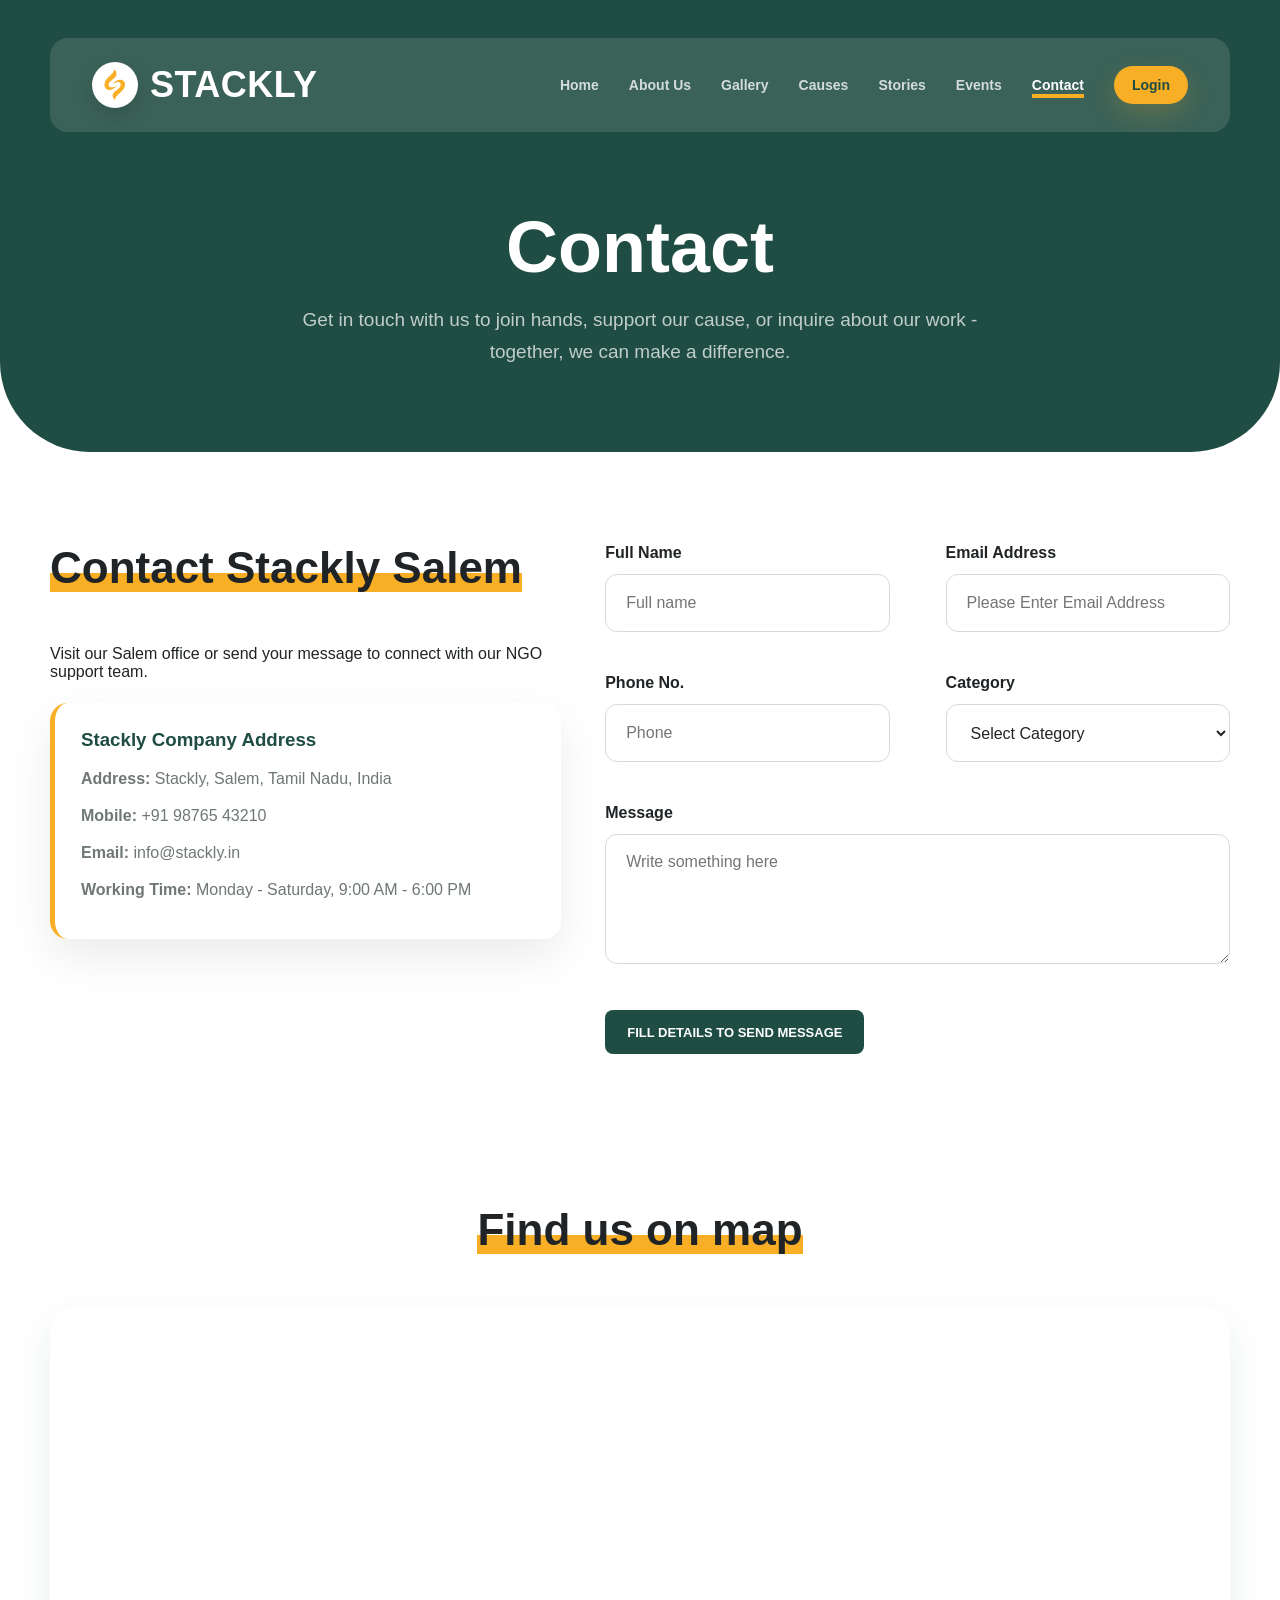
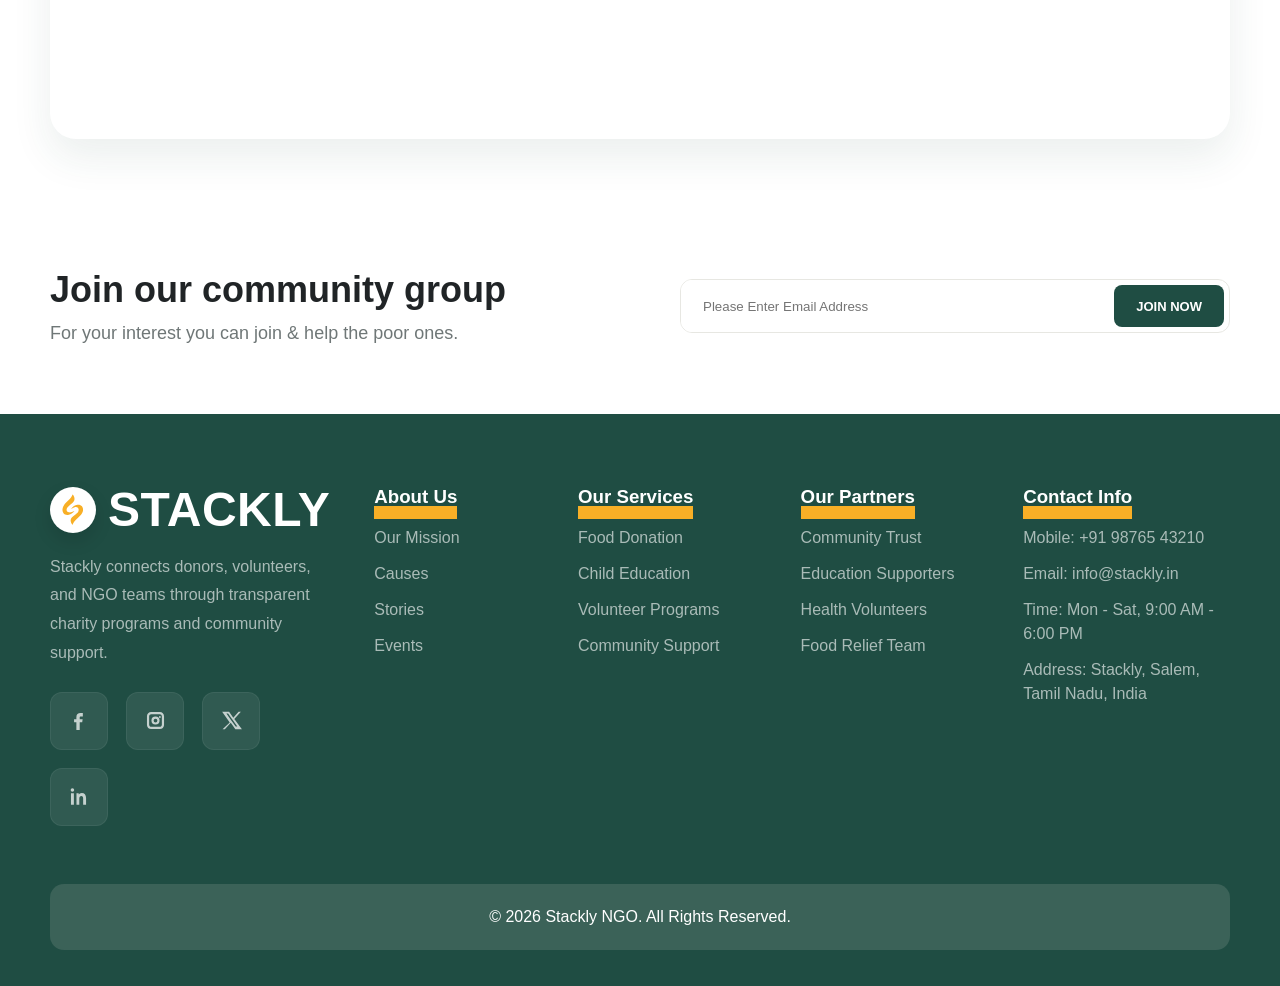
<file: contact.html>
<!doctype html>
<html lang="en">
<head><meta charset="utf-8"><meta name="viewport" content="width=device-width, initial-scale=1"><title>Contact - Stackly</title><link rel="stylesheet" href="styles.css"></head>
<body>
  <header class="hero"><div class="container nav"><a class="logo" href="index.html"><img class="logo-img" src="assets/stackly-logo.svg" alt="Stackly logo"><span class="logo-word stackly-word">Stackly</span></a><button class="nav-toggle" aria-label="Open menu" aria-expanded="false">☰</button><nav class="menu"><a href="index.html">Home</a><a href="about.html">About Us</a><a href="index.html#gallery">Gallery</a><a href="causes.html">Causes</a><a href="stories.html">Stories</a><a href="events.html">Events</a><a class="active" href="contact.html">Contact</a><a href="#" class="js-login-open login-link">Login</a></nav></div><div class="hero-copy container"><h1>Contact</h1><p>Get in touch with us to join hands, support our cause, or inquire about our work - together, we can make a difference.</p></div></header>
  <main>
    <section class="section"><div class="container contact-layout"><div><h2 class="section-title"><span class="under">Contact Stackly Salem</span></h2><p class="lead">Visit our Salem office or send your message to connect with our NGO support team.</p><div class="contact-info-panel"><h3>Stackly Company Address</h3><p><strong>Address:</strong> Stackly, Salem, Tamil Nadu, India</p><p><strong>Mobile:</strong> +91 98765 43210</p><p><strong>Email:</strong> info@stackly.in</p><p><strong>Working Time:</strong> Monday - Saturday, 9:00 AM - 6:00 PM</p></div></div><form class="contact-form"><div class="field"><label>Full Name</label><input placeholder="Full name" required></div><div class="field"><label>Email Address</label><input type="email" placeholder="Please Enter Email Address" required></div><div class="field"><label>Phone No.</label><input placeholder="Phone"></div><div class="field"><label>Category</label><select><option>Select Category</option><option>Donation</option><option>Volunteer</option><option>Partnership</option></select></div><div class="field wide"><label>Message</label><textarea placeholder="Write something here"></textarea></div><div><button class="btn">Fill details to send message</button></div></form></div></section>
    <section class="section tight"><div class="container"><h2 class="section-title center"><span class="under">Find us on map</span></h2><div class="map-card"><iframe title="Stackly Salem map" loading="lazy" referrerpolicy="no-referrer-when-downgrade" src="https://www.google.com/maps?q=Salem%2C%20Tamil%20Nadu%2C%20India&output=embed"></iframe></div></div></section>
  </main>
  <section class="container newsletter"><div><h2>Join our community group</h2><p>For your interest you can join & help the poor ones.</p></div><form class="subscribe"><input type="email" placeholder="Please Enter Email Address" required><button class="btn">Join Now</button></form></section>
  <footer class="footer"><div class="container footer-row"><div class="footer-col footer-brand"><a class="logo" href="index.html"><img class="logo-img" src="assets/stackly-logo.svg" alt="Stackly logo"><span class="logo-word stackly-word">Stackly</span></a><p>Stackly connects donors, volunteers, and NGO teams through transparent charity programs and community support.</p><div class="socials mono-footer-socials">
  <a href="404.html" aria-label="Facebook" title="Facebook" class="icon-fb"><svg viewBox="0 0 24 24" aria-hidden="true"><path d="M15.1 8.1H13.2c-.7 0-1 .3-1 1v1.6h2.8l-.4 3h-2.4V21H9v-7.3H6.8v-3H9V8.8C9 6.2 10.6 4.8 12.9 4.8c1.1 0 2 .1 2.3.1v3.2z"/></svg></a>
  <a href="404.html" aria-label="Instagram" title="Instagram" class="icon-ig"><svg viewBox="0 0 24 24" aria-hidden="true"><path d="M7.8 3.8h8.4c2.2 0 4 1.8 4 4v8.4c0 2.2-1.8 4-4 4H7.8c-2.2 0-4-1.8-4-4V7.8c0-2.2 1.8-4 4-4zm8.3 2.1H7.9c-1.1 0-2 .9-2 2v8.2c0 1.1.9 2 2 2h8.2c1.1 0 2-.9 2-2V7.9c0-1.1-.9-2-2-2zM12 8.1a3.9 3.9 0 1 1 0 7.8 3.9 3.9 0 0 1 0-7.8zm0 2.1a1.8 1.8 0 1 0 0 3.6 1.8 1.8 0 0 0 0-3.6zm4.2-2.5a.9.9 0 1 1 0 1.8.9.9 0 0 1 0-1.8z"/></svg></a>
  <a href="404.html" aria-label="X" title="X" class="icon-x"><svg viewBox="0 0 24 24" aria-hidden="true"><path d="M14.7 10.6 21 3.5h-2.2l-5.1 5.8-4-5.8H3l7.3 10.5L3.4 20.5h2.2l5.7-6.4 4.4 6.4H22l-7.3-9.9zm-2.5 1.8-.9-1.2-4.2-5.9h1.6l3.4 4.8.9 1.2 4.6 6.5H16l-3.8-5.4z"/></svg></a>
  <a href="404.html" aria-label="LinkedIn" title="LinkedIn" class="icon-in"><svg viewBox="0 0 24 24" aria-hidden="true"><path d="M6.6 8.8H3.8v11h2.8v-11zM5.2 4a1.7 1.7 0 1 0 0 3.4 1.7 1.7 0 0 0 0-3.4zm6.6 4.8H9.1v11h2.7v-5.8c0-1.5.7-2.5 2-2.5 1.2 0 1.7.8 1.7 2.4v5.9h2.8v-6.4c0-3-1.6-4.8-4-4.8-1.6 0-2.5.8-2.9 1.5h-.1l-.1-1.3z"/></svg></a>
</div></div><div class="footer-col"><h3>About Us</h3><ul><li><a href="about.html">Our Mission</a></li><li><a href="causes.html">Causes</a></li><li><a href="stories.html">Stories</a></li><li><a href="events.html">Events</a></li></ul></div><div class="footer-col"><h3>Our Services</h3><ul><li><a href="causes.html">Food Donation</a></li><li><a href="causes.html">Child Education</a></li><li><a href="events.html">Volunteer Programs</a></li><li><a href="contact.html">Community Support</a></li></ul></div><div class="footer-col"><h3>Our Partners</h3><ul><li>Community Trust</li><li>Education Supporters</li><li>Health Volunteers</li><li>Food Relief Team</li></ul></div><div class="footer-col"><h3>Contact Info</h3><ul><li>Mobile: +91 98765 43210</li><li>Email: info@stackly.in</li><li>Time: Mon - Sat, 9:00 AM - 6:00 PM</li><li>Address: Stackly, Salem, Tamil Nadu, India</li></ul></div></div><div class="container copyright">© 2026 Stackly NGO. All Rights Reserved.</div></footer>
  <script src="common.js"></script><script src="script.js"></script>
</body>
</html>
</file>
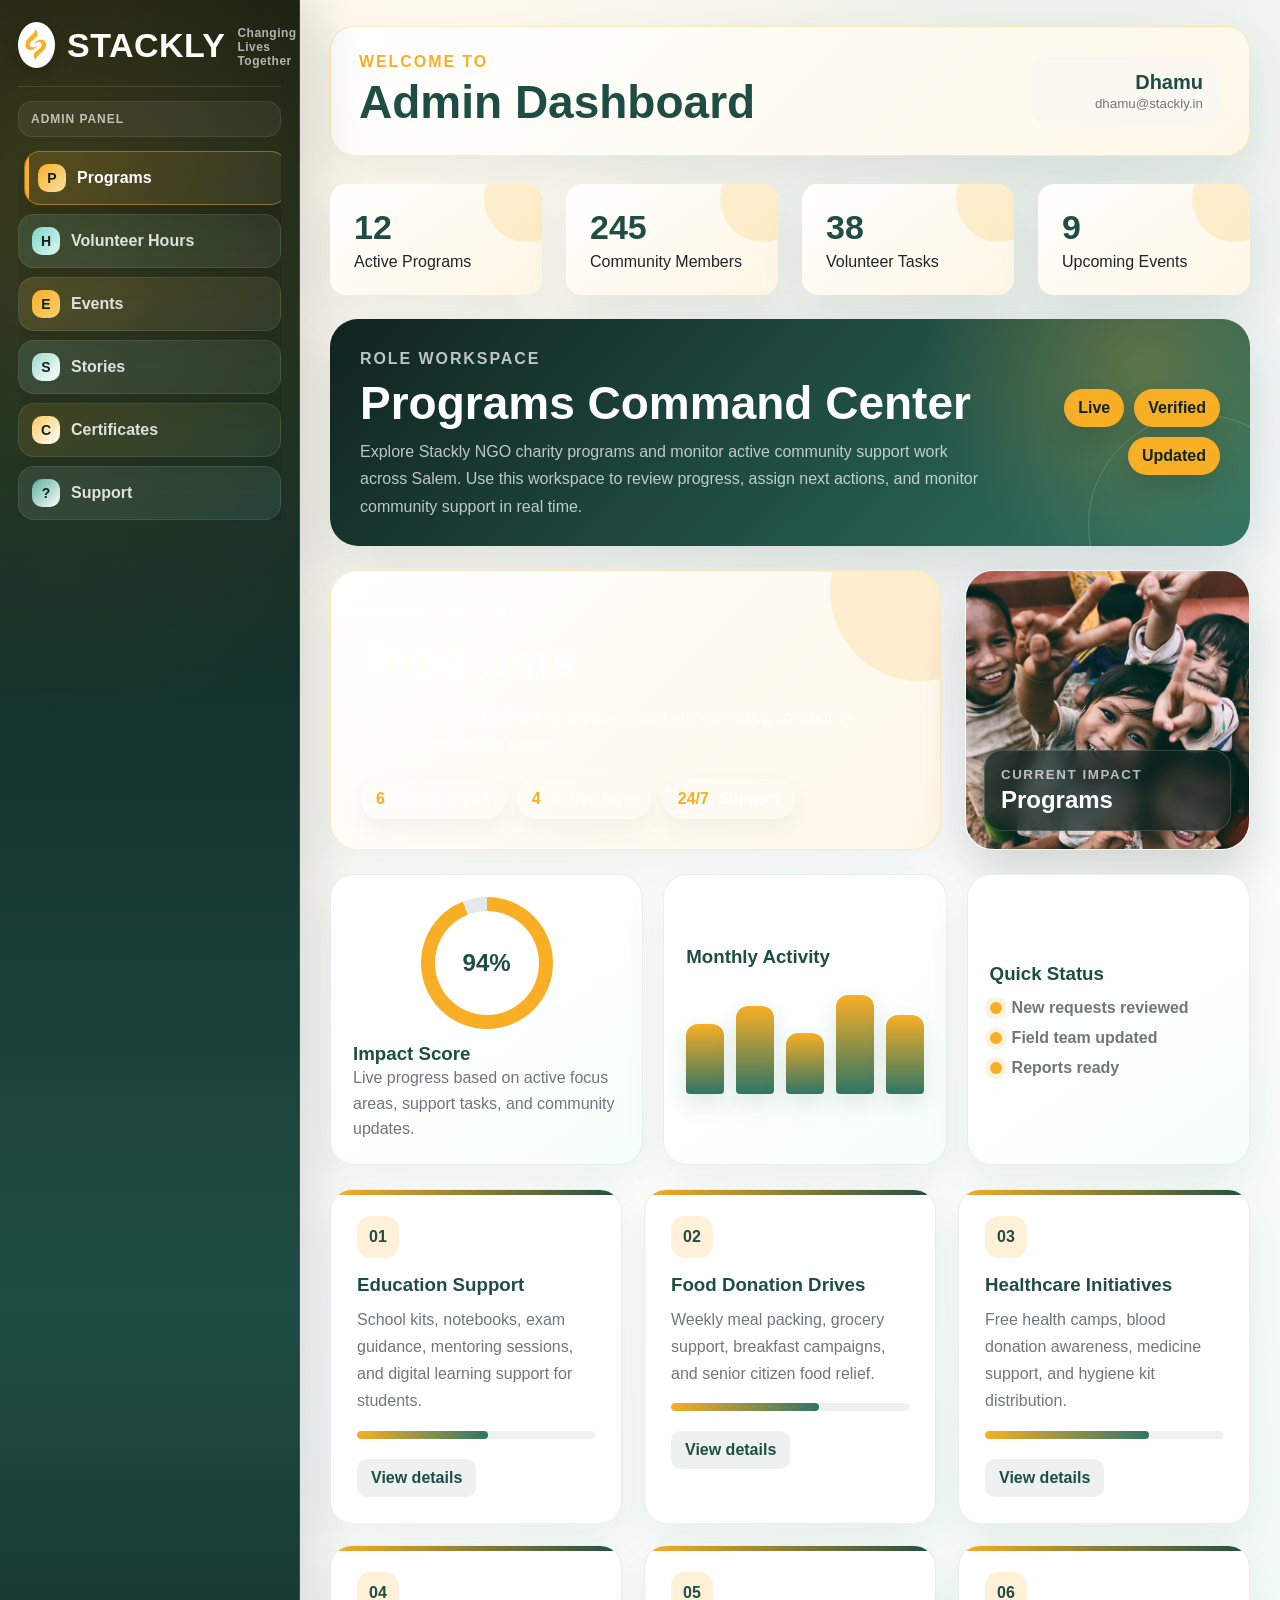
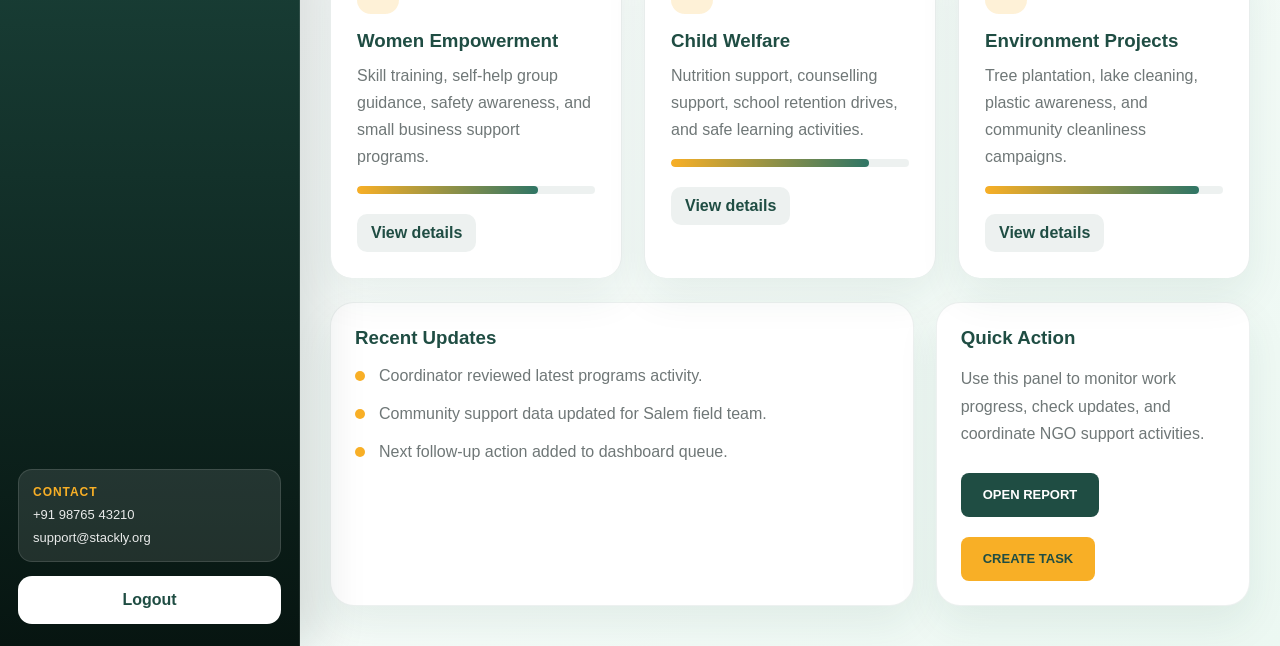
<file: dashboard-admin.html>
<!doctype html><html lang="en"><head><meta charset="utf-8"><meta name="viewport" content="width=device-width, initial-scale=1"><title>Admin Dashboard</title><link rel="stylesheet" href="styles.css"></head><body><main class="dash-layout"><aside class="dash-sidebar"><a class="logo dash-logo" href="index.html"><img class="logo-img" src="assets/stackly-logo.svg" alt="Stackly logo"><span class="logo-word stackly-word">Stackly</span></a><button class="dash-mobile-toggle" type="button" aria-label="Open dashboard menu" aria-expanded="false">☰</button><p class="dash-role">Admin Panel</p><nav class="dash-menu"><a href="#" class="active" data-panel="programs">Programs</a><a href="#" data-panel="hours">Volunteer Hours</a><a href="#" data-panel="events">Events</a><a href="#" data-panel="stories">Stories</a><a href="#" data-panel="certificates">Certificates</a><a href="#" data-panel="support">Support</a></nav><div class="dash-contact-mini"><b>Contact</b><span>+91 98765 43210</span><span>support@stackly.org</span></div><a class="dash-logout" href="index.html">Logout</a></aside><section class="dash-main"><div class="dash-top"><div><p class="eyebrow">Welcome to</p><h1>Admin Dashboard</h1></div><div class="dash-user"><span id="dashName">Guest</span><small id="dashEmail">guest@stackly.in</small></div></div><div class="dash-grid"><article class="dash-box"><strong>12</strong><span>Active Programs</span></article><article class="dash-box"><strong>245</strong><span>Community Members</span></article><article class="dash-box"><strong>38</strong><span>Volunteer Tasks</span></article><article class="dash-box"><strong>9</strong><span>Upcoming Events</span></article></div><section class="dash-dynamic" id="dashDynamic"><div class="dash-section-head"><p class="eyebrow">Charity Activity</p><h2>Programs</h2><p>Manage and view active Stackly NGO programs for food relief, child education, health awareness, and community support.</p></div><div class="dash-content-grid"><article class="dash-info"><h3>Food Donation Drive</h3><p>Weekly meal distribution for families and senior citizens around Salem communities.</p></article><article class="dash-info"><h3>Child Education</h3><p>Book support, school kit distribution, and mentoring sessions for students.</p></article><article class="dash-info"><h3>Health Camp</h3><p>Basic health checkup, medicine support, and awareness programs with volunteers.</p></article></div></section></section></main><script src="dashboard.js"></script></body></html>
</file>
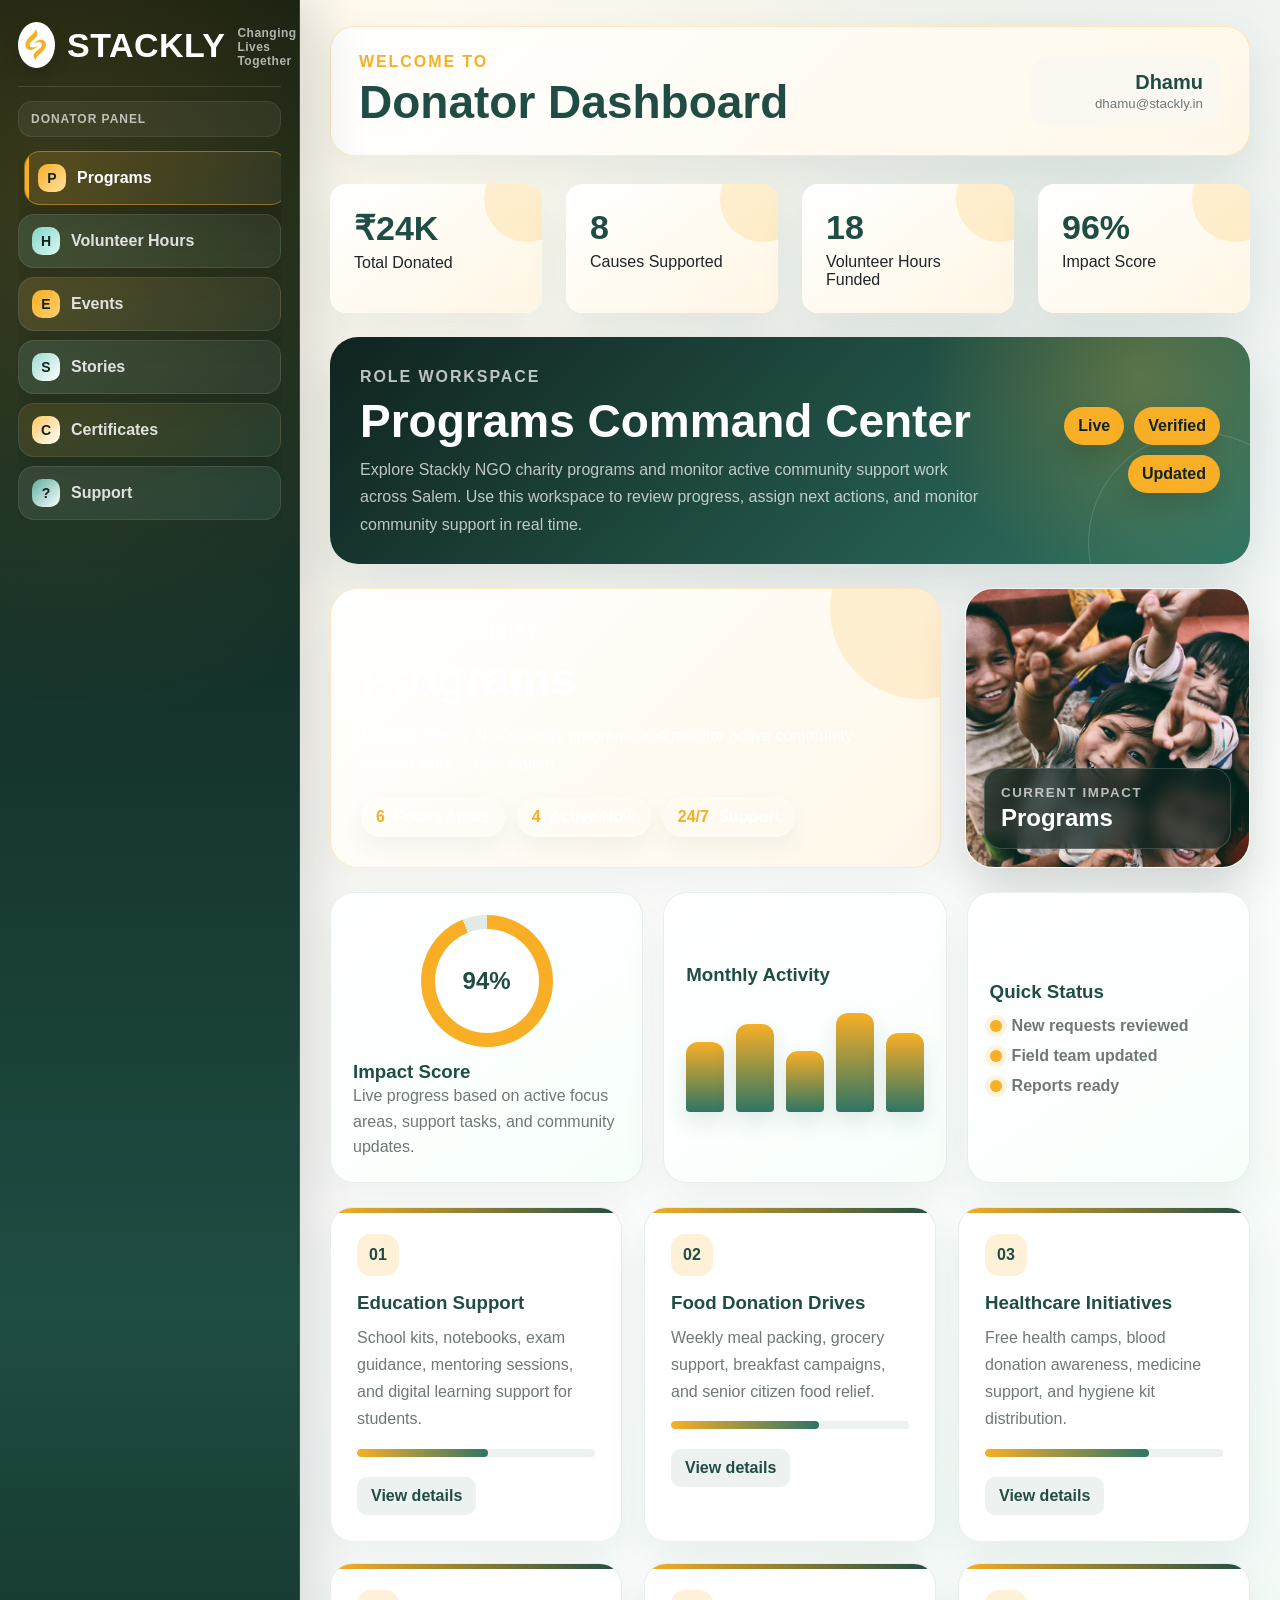
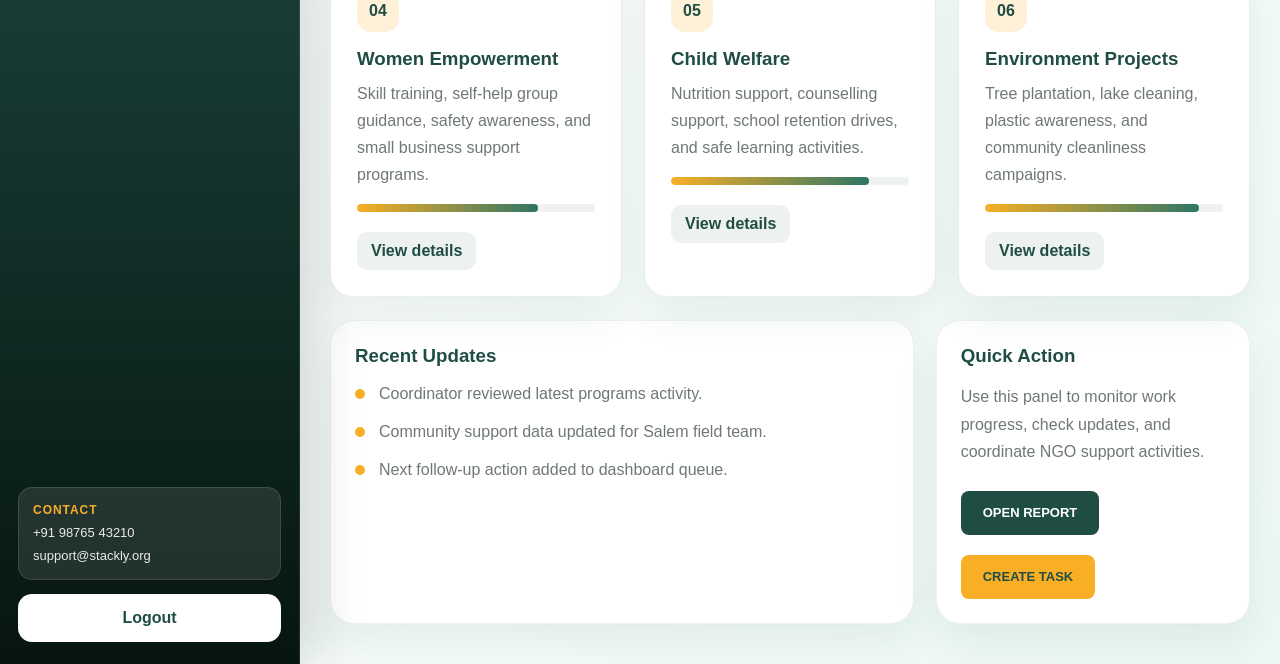
<file: dashboard-donator.html>
<!doctype html><html lang="en"><head><meta charset="utf-8"><meta name="viewport" content="width=device-width, initial-scale=1"><title>Donator Dashboard</title><link rel="stylesheet" href="styles.css"></head><body><main class="dash-layout"><aside class="dash-sidebar"><a class="logo dash-logo" href="index.html"><img class="logo-img" src="assets/stackly-logo.svg" alt="Stackly logo"><span class="logo-word stackly-word">Stackly</span></a><button class="dash-mobile-toggle" type="button" aria-label="Open dashboard menu" aria-expanded="false">☰</button><p class="dash-role">Donator Panel</p><nav class="dash-menu"><a href="#" class="active" data-panel="programs">Programs</a><a href="#" data-panel="hours">Volunteer Hours</a><a href="#" data-panel="events">Events</a><a href="#" data-panel="stories">Stories</a><a href="#" data-panel="certificates">Certificates</a><a href="#" data-panel="support">Support</a></nav><div class="dash-contact-mini"><b>Contact</b><span>+91 98765 43210</span><span>support@stackly.org</span></div><a class="dash-logout" href="index.html">Logout</a></aside><section class="dash-main"><div class="dash-top"><div><p class="eyebrow">Welcome to</p><h1>Donator Dashboard</h1></div><div class="dash-user"><span id="dashName">Guest</span><small id="dashEmail">guest@stackly.in</small></div></div><div class="dash-grid"><article class="dash-box"><strong>₹24K</strong><span>Total Donated</span></article><article class="dash-box"><strong>8</strong><span>Causes Supported</span></article><article class="dash-box"><strong>18</strong><span>Volunteer Hours Funded</span></article><article class="dash-box"><strong>96%</strong><span>Impact Score</span></article></div><section class="dash-dynamic" id="dashDynamic"><div class="dash-section-head"><p class="eyebrow">Charity Activity</p><h2>Programs</h2><p>Manage and view active Stackly NGO programs for food relief, child education, health awareness, and community support.</p></div><div class="dash-content-grid"><article class="dash-info"><h3>Food Donation Drive</h3><p>Weekly meal distribution for families and senior citizens around Salem communities.</p></article><article class="dash-info"><h3>Child Education</h3><p>Book support, school kit distribution, and mentoring sessions for students.</p></article><article class="dash-info"><h3>Health Camp</h3><p>Basic health checkup, medicine support, and awareness programs with volunteers.</p></article></div></section></section></main><script src="dashboard.js"></script></body></html>
</file>
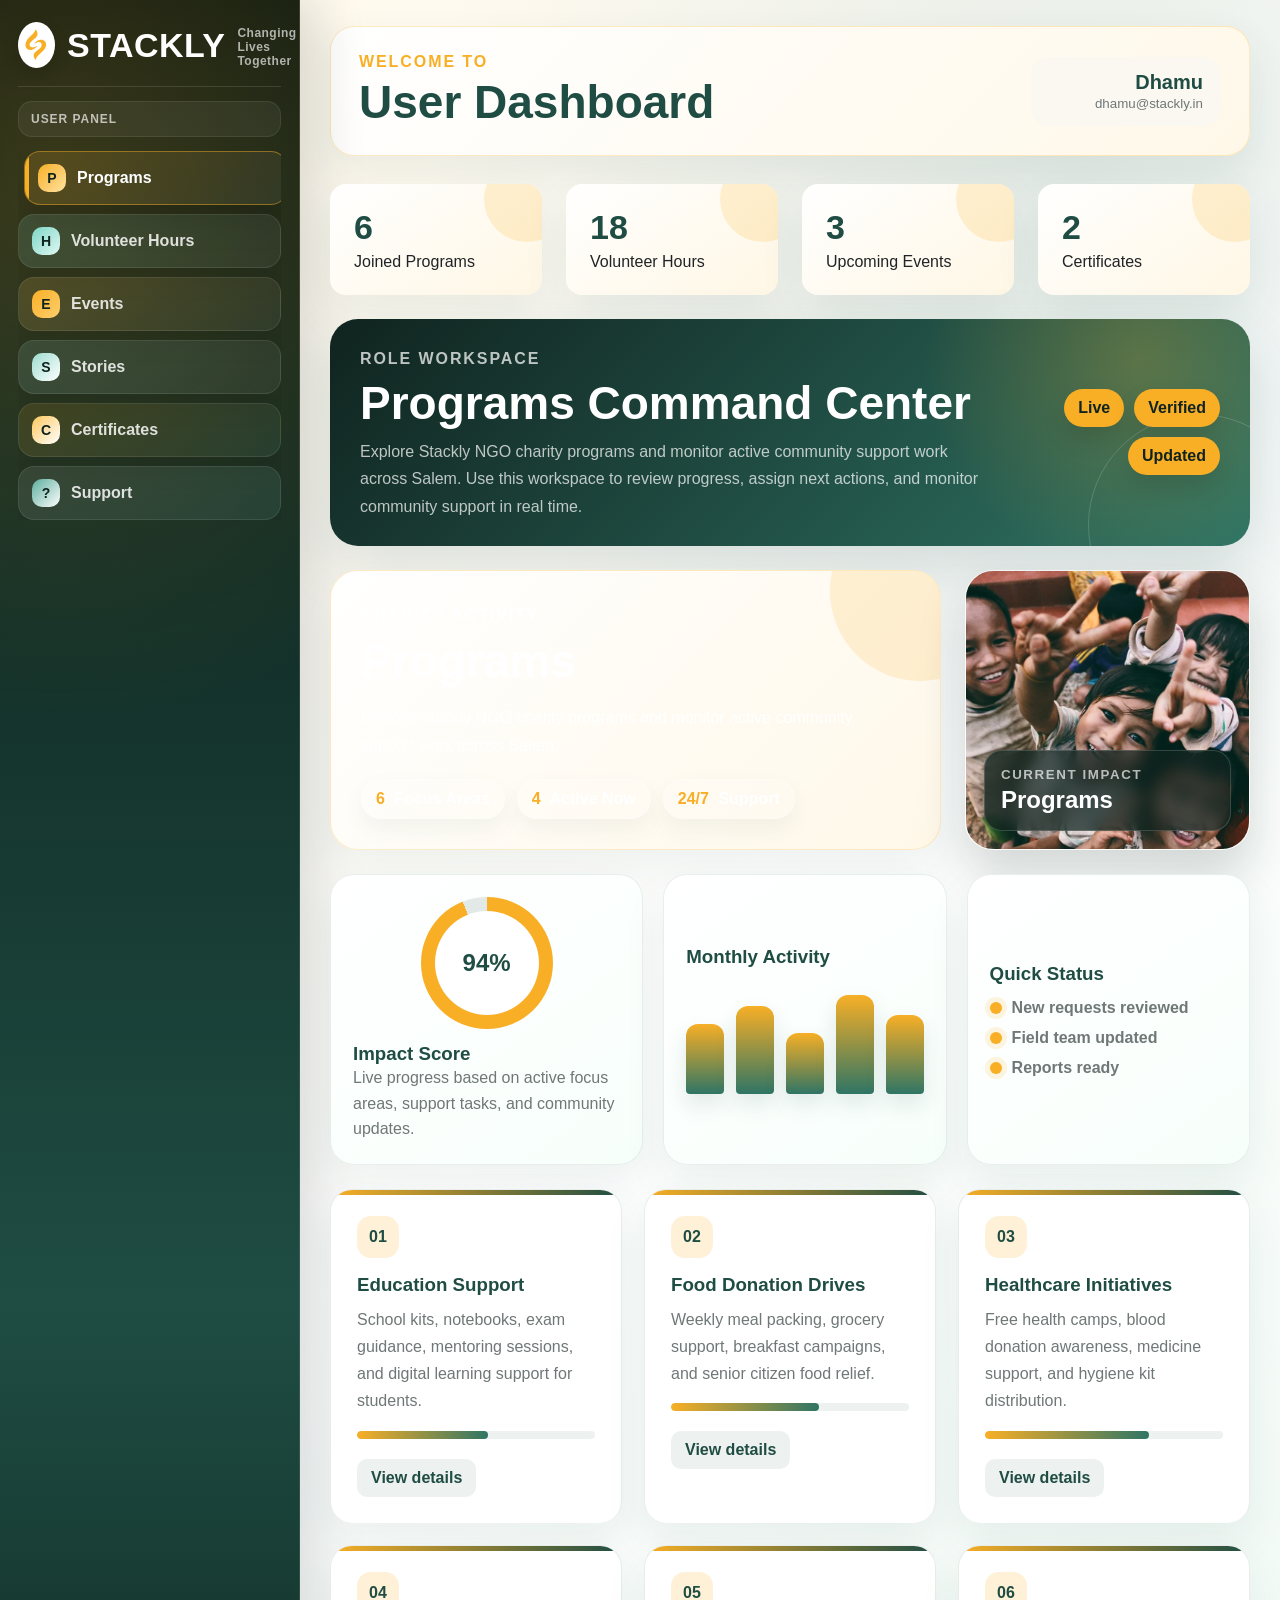
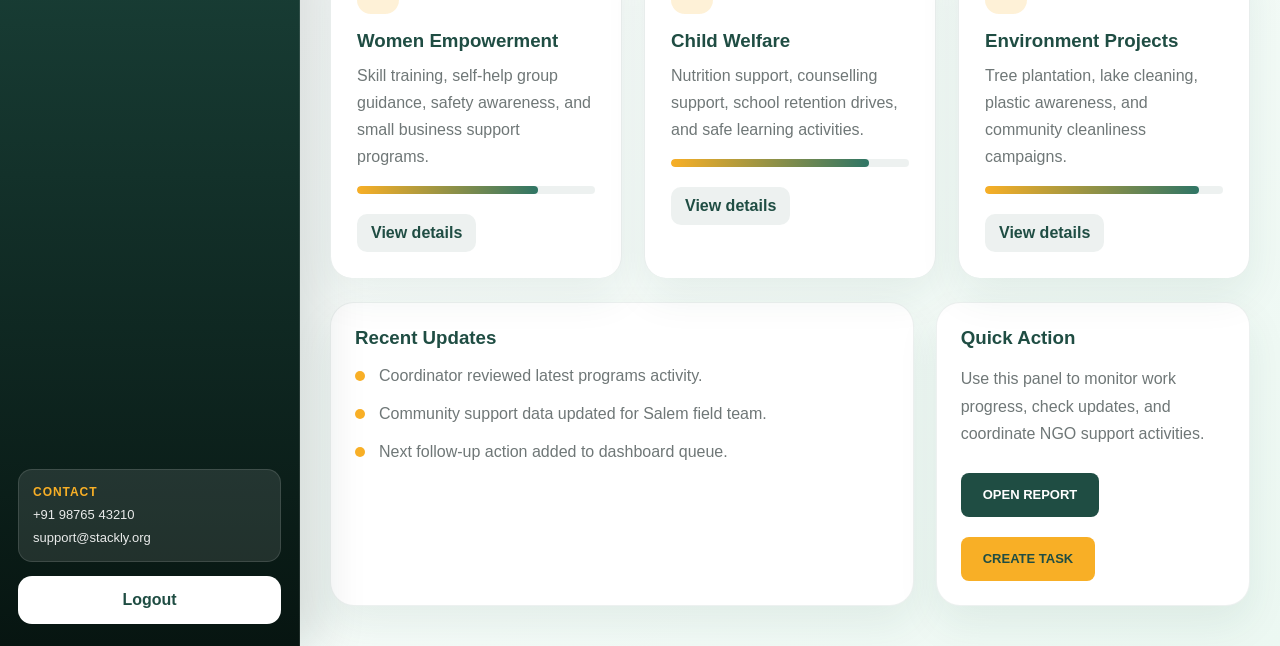
<file: dashboard-user.html>
<!doctype html><html lang="en"><head><meta charset="utf-8"><meta name="viewport" content="width=device-width, initial-scale=1"><title>User Dashboard</title><link rel="stylesheet" href="styles.css"></head><body><main class="dash-layout"><aside class="dash-sidebar"><a class="logo dash-logo" href="index.html"><img class="logo-img" src="assets/stackly-logo.svg" alt="Stackly logo"><span class="logo-word stackly-word">Stackly</span></a><button class="dash-mobile-toggle" type="button" aria-label="Open dashboard menu" aria-expanded="false">☰</button><p class="dash-role">User Panel</p><nav class="dash-menu"><a href="#" class="active" data-panel="programs">Programs</a><a href="#" data-panel="hours">Volunteer Hours</a><a href="#" data-panel="events">Events</a><a href="#" data-panel="stories">Stories</a><a href="#" data-panel="certificates">Certificates</a><a href="#" data-panel="support">Support</a></nav><div class="dash-contact-mini"><b>Contact</b><span>+91 98765 43210</span><span>support@stackly.org</span></div><a class="dash-logout" href="index.html">Logout</a></aside><section class="dash-main"><div class="dash-top"><div><p class="eyebrow">Welcome to</p><h1>User Dashboard</h1></div><div class="dash-user"><span id="dashName">Guest</span><small id="dashEmail">guest@stackly.in</small></div></div><div class="dash-grid"><article class="dash-box"><strong>6</strong><span>Joined Programs</span></article><article class="dash-box"><strong>18</strong><span>Volunteer Hours</span></article><article class="dash-box"><strong>3</strong><span>Upcoming Events</span></article><article class="dash-box"><strong>2</strong><span>Certificates</span></article></div><section class="dash-dynamic" id="dashDynamic"><div class="dash-section-head"><p class="eyebrow">Charity Activity</p><h2>Programs</h2><p>Manage and view active Stackly NGO programs for food relief, child education, health awareness, and community support.</p></div><div class="dash-content-grid"><article class="dash-info"><h3>Food Donation Drive</h3><p>Weekly meal distribution for families and senior citizens around Salem communities.</p></article><article class="dash-info"><h3>Child Education</h3><p>Book support, school kit distribution, and mentoring sessions for students.</p></article><article class="dash-info"><h3>Health Camp</h3><p>Basic health checkup, medicine support, and awareness programs with volunteers.</p></article></div></section></section></main><script src="dashboard.js"></script></body></html>
</file>
<file: styles.css>
:root {
  --green: #1f4d43;
  --green-2: #3b6258;
  --ink: #202426;
  --muted: #6f7777;
  --line: #e7e7e2;
  --cream: #fbf8f1;
  --gold: #f8af26;
  --white: #fff;
  --shadow: 0 18px 40px rgba(31, 77, 67, .09);
}

* { box-sizing: border-box; }

html { scroll-behavior: smooth; }

body {
  margin: 0;
  color: var(--ink);
  font-family: Inter, Arial, Helvetica, sans-serif;
  background: #fff;
}

a { color: inherit; text-decoration: none; }
img { display: block; width: 100%; object-fit: cover; }

.container {
  width: min(1180px, calc(100% - 40px));
  margin: 0 auto;
}

.hero {
  background: var(--green);
  color: #fff;
  border-bottom-left-radius: 90px;
  border-bottom-right-radius: 90px;
  padding: 38px 0 84px;
}

.nav {
  height: 94px;
  background: var(--green-2);
  border-radius: 18px;
  display: flex;
  align-items: center;
  justify-content: space-between;
  padding: 0 42px;
}

.logo {
  display: inline-flex;
  align-items: center;
  gap: 12px;
  font-weight: 900;
  color: #fff;
}

.logo-mark {
  width: 44px;
  height: 44px;
  border-radius: 50%;
  border: 5px solid var(--gold);
  color: var(--gold);
  display: grid;
  place-items: center;
  font-size: 20px;
  line-height: 1;
}

.logo-word {
  font-size: 44px;
  letter-spacing: 0;
  line-height: .82;
}

.logo-small {
  color: var(--gold);
  font-size: 16px;
  line-height: .9;
  font-weight: 800;
}

.menu {
  display: flex;
  gap: 30px;
  align-items: center;
  font-size: 14px;
  font-weight: 700;
  color: rgba(255, 255, 255, .78);
}

.menu a { position: relative; }
.menu a:hover, .menu a.active { color: #fff; }
.menu a.active::after {
  content: "";
  position: absolute;
  left: 0;
  right: 0;
  bottom: -5px;
  height: 4px;
  background: var(--gold);
}

.nav-toggle {
  display: none;
  width: 42px;
  height: 42px;
  border: 0;
  border-radius: 8px;
  background: var(--gold);
  color: var(--green);
  font-size: 24px;
  font-weight: 900;
}

.hero-copy {
  text-align: center;
  padding-top: 78px;
}

.hero-copy h1 {
  margin: 0 auto 18px;
  max-width: 840px;
  font-size: clamp(42px, 6vw, 72px);
  line-height: 1.05;
  letter-spacing: 0;
}

.hero-copy p {
  max-width: 700px;
  margin: 0 auto;
  color: rgba(255, 255, 255, .72);
  font-size: 19px;
  line-height: 1.7;
}

.script {
  color: var(--gold);
  font-family: "Comic Sans MS", "Bradley Hand", cursive;
  font-weight: 900;
}

.btn {
  display: inline-flex;
  align-items: center;
  justify-content: center;
  gap: 10px;
  min-height: 44px;
  padding: 0 22px;
  border: 0;
  border-radius: 8px;
  background: var(--green);
  color: #fff;
  font-weight: 900;
  font-size: 13px;
  cursor: pointer;
  text-transform: uppercase;
}

.btn.gold { background: var(--gold); color: var(--green); }
.btn.full { width: 100%; justify-content: space-between; }

.section { padding: 92px 0; }
.section.tight { padding: 60px 0; }
.center { text-align: center; }

.under {
  display: inline;
  background: linear-gradient(transparent 62%, var(--gold) 0);
}

.section-title {
  margin: 0 0 52px;
  font-size: clamp(30px, 4vw, 44px);
  line-height: 1.1;
  letter-spacing: 0;
}

.video-card {
  width: min(900px, calc(100% - 40px));
  margin: -54px auto 80px;
  border-radius: 22px;
  overflow: hidden;
  position: relative;
  box-shadow: var(--shadow);
}

.video-card img { height: 280px; filter: grayscale(1); }
.play {
  position: absolute;
  inset: 0;
  margin: auto;
  width: 62px;
  height: 62px;
  border-radius: 50%;
  border: 4px solid rgba(255,255,255,.7);
  color: #fff;
  display: grid;
  place-items: center;
  background: rgba(31,77,67,.36);
  font-size: 24px;
}

.program-grid, .cards-3, .footer-grid {
  display: grid;
  grid-template-columns: repeat(3, 1fr);
  gap: 48px;
}

.program {
  min-height: 178px;
  padding: 30px;
  border: 1px solid var(--line);
  border-radius: 14px;
  background: #fff;
}

.program:nth-child(2) { background: #fafafa; border-color: transparent; }
.icon-line { font-size: 42px; color: var(--green); margin-bottom: 24px; }
.program h3 { font-size: 18px; line-height: 1.35; margin: 0 0 22px; }
.gold-link { color: var(--gold); font-weight: 900; text-transform: uppercase; }

.split {
  display: grid;
  grid-template-columns: 1.2fr .8fr;
  gap: 90px;
  align-items: center;
}

.split p, .copy p, .story-copy p {
  color: var(--muted);
  line-height: 1.85;
  font-size: 16px;
}

.soft-img {
  border-radius: 18px;
  overflow: hidden;
  box-shadow: var(--shadow);
}

.soft-img img { height: 320px; }
.bw img { filter: grayscale(1); }

.stats {
  background: var(--green);
  color: #fff;
  border-radius: 16px;
  display: grid;
  grid-template-columns: repeat(4, 1fr);
  gap: 20px;
  padding: 52px;
  text-align: center;
}

.stat strong { display: block; font-size: 30px; margin-bottom: 10px; }
.stat span { color: var(--gold); font-weight: 800; text-transform: uppercase; }

.cause-grid {
  display: grid;
  grid-template-columns: repeat(3, 1fr);
  gap: 30px;
}

.cause-card {
  border: 1px solid var(--line);
  border-radius: 14px;
  overflow: hidden;
  background: #fff;
}

.cause-card img { height: 230px; }
.cause-card .pad { padding: 18px; }
.cause-card h3 { margin: 0 0 10px; }
.cause-card p { color: var(--muted); line-height: 1.55; }
.meta-row { display: flex; justify-content: space-between; font-weight: 800; font-size: 12px; margin: 18px 0; }

.campaign {
  display: grid;
  grid-template-columns: 330px 1fr;
  gap: 60px;
  align-items: center;
  border: 1px solid var(--line);
  border-radius: 16px;
  padding: 28px 46px;
}

.campaign img { height: 310px; object-fit: contain; }
.progress-grid {
  display: grid;
  grid-template-columns: repeat(2, 1fr);
  gap: 22px;
  margin-top: 28px;
}

.progress span { font-weight: 900; }
.bar { height: 16px; background: var(--cream); border-radius: 100px; overflow: hidden; margin-top: 8px; }
.bar i { display: block; height: 100%; width: var(--w); background: var(--green-2); border-radius: inherit; }

.gallery {
  display: grid;
  grid-template-columns: repeat(4, 1fr);
  grid-auto-rows: 185px;
  gap: 24px;
}

.gallery img { height: 100%; border-radius: 15px; }
.gallery .tall { grid-row: span 2; }

.band {
  background: var(--green);
  color: #fff;
}

.gold-band {
  background: var(--gold);
  padding: 62px 0 0;
  text-align: center;
}

.gold-band .video-card { margin: 34px auto -80px; }

.help-strip {
  display: grid;
  grid-template-columns: 1fr 1fr;
  background: var(--green);
  color: #fff;
}

.help-strip img { height: 430px; }
.help-copy { padding: 90px 12vw 70px 70px; }
.help-copy p { color: rgba(255,255,255,.72); line-height: 1.8; }

.steps {
  display: grid;
  grid-template-columns: .9fr 1.1fr;
  gap: 70px;
  align-items: center;
}

.step {
  display: grid;
  grid-template-columns: 42px 1fr;
  gap: 20px;
  margin-bottom: 28px;
}

.step b {
  width: 34px;
  height: 34px;
  border-radius: 50%;
  background: var(--cream);
  display: grid;
  place-items: center;
  color: var(--green);
}

.testimonial-grid {
  display: grid;
  grid-template-columns: repeat(3, 1fr);
  gap: 54px;
}

.quote {
  border: 1px solid rgba(255,255,255,.2);
  border-radius: 16px;
  padding: 30px;
  background: rgba(255,255,255,.03);
  color: rgba(255,255,255,.72);
}

.quote img { width: 42px; height: 42px; border-radius: 50%; margin-bottom: 20px; }
.stars { color: var(--gold); letter-spacing: 0; }
.quote b { color: var(--gold); display: block; margin-top: 14px; }

.blog-grid, .event-grid {
  display: grid;
  grid-template-columns: repeat(3, 1fr);
  gap: 48px;
}

.blog-card img { height: 270px; border-radius: 16px; }
.blog-card h3 { margin: 18px 0 8px; line-height: 1.35; }
.blog-card p { color: var(--muted); line-height: 1.6; }

.newsletter {
  display: grid;
  grid-template-columns: 1fr 1fr;
  gap: 80px;
  align-items: center;
  padding: 70px 0;
}

.newsletter h2 { margin: 0 0 12px; font-size: 36px; }
.newsletter p { margin: 0; color: var(--muted); font-size: 18px; }
.subscribe { display: flex; border: 1px solid var(--line); border-radius: 12px; overflow: hidden; height: 54px; }
.subscribe input { flex: 1; border: 0; padding: 0 22px; outline: 0; }
.subscribe .btn { border-radius: 8px; margin: 5px; min-height: 0; }

.footer {
  background: var(--green);
  color: rgba(255,255,255,.62);
  padding: 72px 0 36px;
}

.footer .logo-word { font-size: 48px; }
.footer h3 {
  color: #fff;
  display: inline;
  background: linear-gradient(transparent 62%, var(--gold) 0);
}

.footer ul { list-style: none; padding: 0; margin: 18px 0 0; }
.footer li { margin: 12px 0; }
.socials { display: flex; gap: 12px; margin-top: 24px; }
.socials span {
  width: 22px;
  height: 22px;
  border-radius: 4px;
  display: grid;
  place-items: center;
  background: var(--gold);
  color: var(--green);
  font-size: 12px;
  font-weight: 900;
}
.copyright {
  margin-top: 58px;
  background: var(--green-2);
  color: #fff;
  text-align: center;
  border-radius: 14px;
  padding: 24px;
}

.event-card img { height: 310px; border-radius: 18px 18px 0 0; }
.event-label {
  display: grid;
  grid-template-columns: 62px 1fr;
  gap: 18px;
  background: var(--green);
  color: #fff;
  border-radius: 0 0 10px 10px;
  align-items: center;
  padding: 0 20px 0 0;
}
.datebox {
  height: 68px;
  background: #fff;
  color: var(--green);
  border: 5px solid var(--green);
  border-radius: 10px;
  display: grid;
  place-items: center;
  font-weight: 900;
  line-height: 1;
}

.story-layout {
  display: grid;
  grid-template-columns: minmax(0, 1fr) 330px;
  gap: 48px;
}
.story-copy > img, .story-copy .wide-media img { border-radius: 16px; }
.story-copy > img { height: 300px; margin-bottom: 24px; }
.story-two {
  display: grid;
  grid-template-columns: repeat(2, 1fr);
  gap: 36px;
  margin: 36px 0;
}
.story-two img { height: 260px; border-radius: 16px; }
.wide-media { position: relative; margin: 42px 0; }
.wide-media img { height: 210px; filter: grayscale(1); }
.sidebar { display: grid; gap: 26px; align-content: start; }
.side-box {
  background: #f7f7f7;
  border-radius: 18px;
  padding: 24px;
}
.searchbox { display: flex; height: 48px; border: 1px solid #ddd; border-radius: 10px; overflow: hidden; background: #fff; }
.searchbox input { flex: 1; border: 0; padding: 0 14px; outline: 0; }
.searchbox button { width: 52px; border: 0; background: var(--green); color: #fff; font-size: 18px; }
.donor { display: grid; grid-template-columns: 52px 1fr; gap: 14px; align-items: center; margin-top: 18px; }
.donor img { width: 52px; height: 52px; border-radius: 10px; }
.tags { display: flex; flex-wrap: wrap; gap: 10px; }
.tag { background: #fff; border: 1px solid #ddd; border-radius: 8px; padding: 10px 12px; font-size: 12px; }

.volunteers {
  display: grid;
  grid-template-columns: repeat(4, 1fr);
  gap: 52px;
}
.person { text-align: center; }
.person img { width: 150px; height: 150px; border-radius: 50%; margin: 0 auto 18px; }
.person h3 { margin: 0 0 6px; }
.person p { margin: 0; color: var(--muted); text-transform: uppercase; font-size: 12px; }

.contact-form {
  display: grid;
  grid-template-columns: repeat(2, 1fr);
  gap: 42px 56px;
}
.field label { display: block; font-weight: 700; margin-bottom: 12px; }
.field input, .field select, .field textarea {
  width: 100%;
  border: 1px solid #d9d9d9;
  border-radius: 12px;
  min-height: 58px;
  padding: 0 20px;
  font: inherit;
  color: var(--ink);
  outline: 0;
  background: #fff;
}
.field textarea { padding-top: 18px; min-height: 130px; resize: vertical; }
.wide { grid-column: 1 / -1; }
.contact-cards {
  display: grid;
  grid-template-columns: repeat(3, 1fr);
  gap: 150px;
  margin-top: 46px;
}
.contact-card {
  min-height: 82px;
  border: 1px solid var(--line);
  border-radius: 14px;
  display: flex;
  align-items: center;
  justify-content: center;
  gap: 22px;
  font-size: 20px;
}
.round-icon {
  width: 54px;
  height: 54px;
  border-radius: 50%;
  background: var(--cream);
  display: grid;
  place-items: center;
  color: var(--green);
  font-weight: 900;
}

@media (max-width: 980px) {
  .hero { border-bottom-left-radius: 48px; border-bottom-right-radius: 48px; }
  .nav { padding: 0 22px; position: relative; }
  .logo-word { font-size: 34px; }
  .menu {
    display: none;
    position: absolute;
    z-index: 5;
    left: 20px;
    right: 20px;
    top: 106px;
    background: var(--green-2);
    border-radius: 14px;
    padding: 22px;
    flex-direction: column;
    align-items: flex-start;
  }
  .menu.open { display: flex; }
  .nav-toggle { display: block; }
  .program-grid, .cards-3, .cause-grid, .blog-grid, .event-grid, .testimonial-grid,
  .footer-grid, .contact-cards, .volunteers { grid-template-columns: 1fr 1fr; gap: 28px; }
  .split, .campaign, .steps, .story-layout, .help-strip, .newsletter { grid-template-columns: 1fr; }
  .stats { grid-template-columns: 1fr 1fr; }
  .gallery { grid-template-columns: 1fr 1fr; }
  .contact-cards { gap: 24px; }
}

@media (max-width: 640px) {
  .container { width: min(100% - 24px, 1180px); }
  .section { padding: 62px 0; }
  .hero-copy { padding-top: 50px; }
  .nav { height: 76px; border-radius: 14px; }
  .logo-mark { width: 34px; height: 34px; border-width: 4px; font-size: 15px; }
  .logo-word { font-size: 29px; }
  .logo-small { font-size: 11px; }
  .program-grid, .cards-3, .cause-grid, .blog-grid, .event-grid, .testimonial-grid,
  .footer-grid, .contact-cards, .volunteers, .stats, .progress-grid, .story-two,
  .contact-form { grid-template-columns: 1fr; }
  .wide { grid-column: auto; }
  .video-card { margin-top: -35px; }
  .video-card img { height: 210px; }
  .campaign { padding: 18px; gap: 20px; }
  .gallery { grid-template-columns: 1fr; grid-auto-rows: 250px; }
  .gallery .tall { grid-row: span 1; }
  .help-copy { padding: 48px 24px; }
  .newsletter { gap: 24px; }
  .subscribe { height: auto; flex-direction: column; border: 0; gap: 12px; }
  .subscribe input { min-height: 54px; border: 1px solid var(--line); border-radius: 10px; }
  .subscribe .btn { min-height: 48px; margin: 0; }
}


/* Stackly auth, footer and dashboard additions */
.logo-img{width:46px;height:46px;object-fit:contain;border-radius:50%;background:#fff;padding:5px;box-shadow:0 8px 18px rgba(0,0,0,.12)}
.stackly-word{font-size:36px;text-transform:uppercase;letter-spacing:.5px;color:#fff;line-height:1}
.footer-two{display:grid;grid-template-columns:1fr 1fr;gap:70px;align-items:start}.footer-two p{line-height:1.8}.footer-two ul{list-style:none;padding:0;margin:18px 0 26px}.footer-two li{margin:12px 0}.socials a{width:28px;height:28px;border-radius:6px;display:grid;place-items:center;background:#fff;color:var(--green);font-size:12px;font-weight:900;filter:grayscale(1);transition:.25s}.socials a:hover{filter:grayscale(0);background:var(--gold);transform:translateY(-3px)}
.auth-overlay{position:fixed;inset:0;background:rgba(16,35,31,.88);z-index:50;display:none;align-items:center;justify-content:center;padding:22px}.auth-overlay.show{display:flex}.auth-card{width:min(460px,100%);background:#fff;border-radius:22px;padding:30px;box-shadow:0 30px 80px rgba(0,0,0,.28);position:relative}.auth-close{position:absolute;right:18px;top:14px;border:0;background:transparent;color:var(--green);font-size:28px;cursor:pointer}.auth-card h2{margin:0 0 6px;color:var(--green)}.auth-card p{margin:0 0 18px;color:var(--muted);line-height:1.6}.auth-form{display:grid;gap:13px}.auth-form input,.auth-form select{min-height:48px;border:1px solid #ddd;border-radius:10px;padding:0 14px;font:inherit}.terms{display:flex;gap:10px;align-items:flex-start;font-size:13px;color:var(--muted)}.auth-actions{display:flex;justify-content:space-between;gap:12px;flex-wrap:wrap;font-size:13px}.auth-actions a{color:var(--green);font-weight:800}.auth-socials{display:flex;justify-content:center;gap:12px;margin:16px 0}.auth-socials a{width:34px;height:34px;border-radius:50%;display:grid;place-items:center;background:#f2f2f2;color:#333;filter:grayscale(1);font-weight:900}.auth-message{color:var(--green);font-weight:800;min-height:20px}.dashboard-shell{min-height:100vh;background:var(--cream);padding:40px 0}.dashboard-card{background:#fff;border-radius:22px;padding:34px;box-shadow:var(--shadow)}.dash-grid{display:grid;grid-template-columns:repeat(3,1fr);gap:24px;margin-top:26px}.dash-box{border:1px solid var(--line);border-radius:16px;padding:24px;background:#fff}.dash-box strong{display:block;color:var(--green);font-size:28px;margin-bottom:6px}.notfound{min-height:100vh;display:grid;place-items:center;background:var(--green);color:#fff;text-align:center;padding:24px}.notfound h1{font-size:clamp(80px,15vw,160px);margin:0;color:var(--gold)}.notfound p{max-width:560px;color:rgba(255,255,255,.75);line-height:1.7;margin:0 auto 26px}.notfound .btn{margin:6px;background:var(--gold);color:var(--green)}
@media(max-width:980px){.footer-two,.dash-grid{grid-template-columns:1fr 1fr}.stackly-word{font-size:28px}.logo-img{width:40px;height:40px}}
@media(max-width:640px){.footer-two,.dash-grid{grid-template-columns:1fr}.auth-card{padding:24px}.stackly-word{font-size:22px}.logo-img{width:34px;height:34px}.menu{top:88px}.hero .menu.open{align-items:center}}

/* Header login, footer row, animations and hover polish */
.login-link{
  background:var(--gold);
  color:var(--green)!important;
  padding:11px 18px;
  border-radius:999px;
  box-shadow:0 10px 24px rgba(248,175,38,.18);
}
.login-link::after{display:none!important}
.login-link:hover{transform:translateY(-2px);box-shadow:0 14px 28px rgba(248,175,38,.28)}
.menu a{transition:color .25s ease, transform .25s ease, background .25s ease, box-shadow .25s ease}
.menu a:hover{transform:translateY(-2px)}
.btn,.gold-link,.program,.cause-card,.blog-card,.event-card,.quote,.soft-img,.video-card,.person,.dashboard-card,.dash-box{transition:transform .3s ease, box-shadow .3s ease, border-color .3s ease, filter .3s ease}
.btn:hover{transform:translateY(-3px);box-shadow:0 14px 24px rgba(31,77,67,.22)}
.program:hover,.cause-card:hover,.blog-card:hover,.event-card:hover,.quote:hover,.person:hover,.dash-box:hover{transform:translateY(-8px);box-shadow:var(--shadow);border-color:rgba(248,175,38,.5)}
.soft-img:hover,.video-card:hover{transform:translateY(-6px);box-shadow:0 26px 56px rgba(31,77,67,.18)}
.cause-card:hover img,.blog-card:hover img,.gallery img:hover,.event-card:hover img{filter:grayscale(0);transform:scale(1.03)}
.gallery img,.cause-card img,.blog-card img,.event-card img{transition:transform .45s ease, filter .45s ease}
.section,.newsletter,.footer{animation:fadeUp .75s ease both}.hero-copy{animation:fadeUp .9s ease both}.nav{animation:dropIn .7s ease both}
@keyframes fadeUp{from{opacity:0;transform:translateY(24px)}to{opacity:1;transform:translateY(0)}}
@keyframes dropIn{from{opacity:0;transform:translateY(-18px)}to{opacity:1;transform:translateY(0)}}
.footer-row{display:grid;grid-template-columns:1.2fr .85fr .95fr .95fr 1.1fr;gap:44px;align-items:start}.footer-col{background:transparent!important;border:0!important;border-radius:0!important;padding:0!important;min-height:auto;box-shadow:none!important}.footer-brand{background:transparent;border-color:transparent;padding:0}.footer-col a{transition:color .25s ease, padding-left .25s ease}.footer-col a:hover{color:var(--gold);padding-left:5px}.footer-col p{line-height:1.8}.footer-row ul{list-style:none;padding:0;margin:18px 0 0}.footer-row li{margin:12px 0;line-height:1.5}.footer-two{display:none!important}
@media(max-width:1180px){.menu{gap:18px}.footer-row{grid-template-columns:repeat(2,1fr)}.nav{padding:0 24px}.logo-word{font-size:34px}}
@media(max-width:640px){.footer-row{grid-template-columns:1fr}.login-link{width:max-content}.menu.open{padding-bottom:18px}.footer-brand{padding:0 8px}.footer-col{min-height:auto}}

.footer-col{transition:none}
.footer-col:hover{transform:none;border-color:transparent;box-shadow:none}
.footer-col h3{position:relative;padding-bottom:12px}
.footer-col h3::after{content:"";position:absolute;left:0;bottom:0;width:42px;height:3px;border-radius:999px;background:var(--gold)}

/* Contact page map and Salem company info */
.contact-layout{display:grid;grid-template-columns:.9fr 1.1fr;gap:44px;align-items:start}
.contact-info-panel{margin-top:22px;padding:26px;border-left:5px solid var(--gold);background:rgba(255,255,255,.55);border-radius:18px;box-shadow:0 18px 45px rgba(0,0,0,.08)}
.contact-info-panel h3{margin:0 0 14px;color:var(--green)}
.contact-info-panel p{margin:10px 0;line-height:1.7;color:var(--muted)}
.map-card{border-radius:26px;overflow:hidden;box-shadow:var(--shadow);border:1px solid rgba(255,255,255,.35);min-height:430px;background:#fff}
.map-card iframe{width:100%;height:430px;border:0;display:block}

/* Premium role based dashboards */
.dash-layout{min-height:100vh;display:grid;grid-template-columns:290px 1fr;background:linear-gradient(135deg,#f7f1df,#fffaf0)}
.dash-sidebar{background:var(--green);color:#fff;padding:30px 24px;display:flex;flex-direction:column;gap:20px;position:sticky;top:0;height:100vh}
.dash-logo{gap:12px}.dash-logo .stackly-word{color:#fff;font-size:34px}.dash-role{color:rgba(255,255,255,.68);margin:0 0 8px;font-weight:800;letter-spacing:.08em;text-transform:uppercase;font-size:12px}
.dash-menu{display:grid;gap:10px;margin-top:4px}.dash-menu a{color:rgba(255,255,255,.86);padding:13px 14px;border-radius:14px;background:rgba(255,255,255,.08);border:1px solid rgba(255,255,255,.08);font-weight:800;transition:.25s}.dash-menu a:hover{background:var(--gold);color:var(--green);transform:translateX(4px)}
.dash-logout{margin-top:auto;background:#fff;color:var(--green);padding:13px 16px;border-radius:14px;text-align:center;font-weight:900;transition:.25s}.dash-logout:hover{background:var(--gold);transform:translateY(-3px)}
.dash-main{padding:34px;overflow:hidden}.dash-top{display:flex;align-items:center;justify-content:space-between;gap:20px;margin-bottom:28px;background:#fff;border-radius:24px;padding:26px 28px;box-shadow:var(--shadow)}
.dash-top h1{margin:4px 0 0;color:var(--green);font-size:clamp(28px,4vw,46px)}.eyebrow{margin:0;color:var(--gold);font-weight:900;text-transform:uppercase;letter-spacing:.12em}.dash-user{background:var(--cream);border-radius:18px;padding:14px 18px;text-align:right;min-width:190px}.dash-user span{display:block;color:var(--green);font-weight:900;font-size:20px}.dash-user small{color:var(--muted);word-break:break-all}.dash-content-grid{display:grid;grid-template-columns:repeat(3,1fr);gap:22px;margin-top:24px}.dash-info{background:#fff;border-radius:22px;padding:24px;box-shadow:0 18px 45px rgba(0,0,0,.08);border-bottom:4px solid var(--gold);transition:.3s}.dash-info:hover{transform:translateY(-6px);box-shadow:var(--shadow)}.dash-info h3{margin:0 0 10px;color:var(--green)}.dash-info p{margin:0;color:var(--muted);line-height:1.7}
.dash-layout .dash-grid{grid-template-columns:repeat(4,1fr)}
@media(max-width:1000px){.contact-layout{grid-template-columns:1fr}.dash-layout{grid-template-columns:1fr}.dash-sidebar{position:relative;height:auto}.dash-menu{grid-template-columns:repeat(2,1fr)}.dash-main{padding:22px}.dash-layout .dash-grid,.dash-content-grid{grid-template-columns:repeat(2,1fr)}}
@media(max-width:640px){.contact-info-panel{padding:20px}.map-card,.map-card iframe{min-height:320px;height:320px}.dash-sidebar{padding:22px}.dash-logo .stackly-word{font-size:28px}.dash-menu{grid-template-columns:1fr}.dash-top{align-items:flex-start;flex-direction:column;padding:22px}.dash-user{text-align:left;width:100%;min-width:0}.dash-layout .dash-grid,.dash-content-grid{grid-template-columns:1fr}.dash-main{padding:16px}.dash-box,.dash-info{padding:20px}}

/* Clickable dashboard content sections */
.dash-menu a.active{background:var(--gold);color:var(--green);transform:translateX(4px)}
.dash-dynamic{margin-top:24px}.dash-section-head{background:#fff;border-radius:22px;padding:24px 26px;margin-bottom:22px;box-shadow:0 18px 45px rgba(0,0,0,.07);border-left:5px solid var(--gold)}
.dash-section-head h2{margin:4px 0 8px;color:var(--green);font-size:clamp(26px,3vw,38px)}
.dash-section-head p:last-child{margin:0;color:var(--muted);line-height:1.7}
@media(max-width:640px){.dash-section-head{padding:20px}.dash-menu a.active{transform:none}}


/* Final responsive fixes: form redirects, mobile menus, dashboard mobile header, centered footer */
.nav-toggle{line-height:1;display:none;place-items:center;z-index:35}
@media(max-width:980px){
  .nav{position:relative;z-index:40}
  .nav-toggle{display:grid}
  .menu{position:absolute;left:16px;right:16px;top:82px;background:var(--green);border:1px solid rgba(255,255,255,.18);border-radius:18px;padding:18px;box-shadow:0 24px 60px rgba(0,0,0,.24);display:none;flex-direction:column;align-items:center;gap:10px;z-index:30}
  .menu.open{display:flex!important}
  .menu a{width:100%;text-align:center;padding:12px 14px;border-radius:12px;background:rgba(255,255,255,.08)}
  .menu a:hover,.menu a.active{background:var(--gold);color:var(--green)}
}
@media(max-width:640px){
  .footer{text-align:center}
  .footer-row{justify-items:center;text-align:center;gap:34px}
  .footer-brand .logo{justify-content:center}
  .footer-col h3::after{left:50%;transform:translateX(-50%)}
  .footer-row ul{margin-top:14px}
  .socials{justify-content:center}
  .copyright{text-align:center}
}
.dash-mobile-toggle{display:none;width:44px;height:44px;border:0;border-radius:12px;background:var(--gold);color:var(--green);font-size:24px;font-weight:900;cursor:pointer}
.dash-contact-mini{display:grid;gap:5px;padding:14px;border-radius:14px;background:rgba(255,255,255,.08);color:rgba(255,255,255,.9);font-size:13px;line-height:1.4}
.dash-contact-mini b{color:var(--gold);text-transform:uppercase;letter-spacing:.08em;font-size:12px}
@media(max-width:640px){
  .dash-layout{display:block;min-height:100vh}
  .dash-sidebar{height:auto;position:sticky;top:0;z-index:25;display:grid;grid-template-columns:1fr auto;align-items:center;gap:10px;padding:14px 16px;border-bottom:3px solid var(--gold)}
  .dash-logo{grid-column:1;justify-self:start}.dash-logo .logo-img{width:38px;height:38px}.dash-logo .stackly-word{font-size:24px!important}
  .dash-mobile-toggle{display:grid;place-items:center;grid-column:2;grid-row:1}
  .dash-role{grid-column:1/3;margin:0;color:rgba(255,255,255,.72)}
  .dash-menu,.dash-contact-mini,.dash-logout{grid-column:1/3;display:none}
  body.dash-menu-open .dash-menu{display:grid;grid-template-columns:1fr;gap:8px;margin-top:10px}
  body.dash-menu-open .dash-contact-mini{display:grid}
  body.dash-menu-open .dash-logout{display:block;margin-top:0}
  .dash-menu a{padding:12px;text-align:center;transform:none!important}
  .dash-top{flex-direction:column;align-items:center;text-align:center;margin-bottom:18px}
  .dash-user{text-align:center;width:100%}
  .dash-main{padding:16px}
}


/* Premium login/signup fixes */
.auth-overlay{background:radial-gradient(circle at 20% 20%,rgba(248,175,38,.30),transparent 28%),linear-gradient(135deg,rgba(16,35,31,.96),rgba(31,77,67,.92))!important;backdrop-filter:blur(8px)}
.premium-auth-card{width:min(900px,96vw)!important;max-height:94vh;overflow:auto;display:grid;grid-template-columns:.9fr 1.1fr;gap:26px;padding:30px!important;background:linear-gradient(135deg,#fff,#fff8e8)!important;border:1px solid rgba(248,175,38,.35)}
.auth-brand{grid-column:1/3;display:flex;align-items:center;gap:14px;padding:10px 52px 10px 0;border-bottom:1px solid rgba(31,77,67,.12);margin-bottom:2px}.auth-brand img{width:54px;height:54px;border-radius:50%;background:#fff;padding:6px;box-shadow:0 12px 26px rgba(0,0,0,.12)}.auth-brand b{display:block;color:var(--green);font-size:24px;letter-spacing:.06em}.auth-brand span{display:block;color:var(--muted);font-size:13px;margin-top:2px}.auth-visual{min-height:100%;border-radius:22px;background:linear-gradient(145deg,var(--green),#2c6b5d);color:#fff;padding:30px;display:flex;flex-direction:column;justify-content:flex-end;position:relative;overflow:hidden}.auth-visual::before{content:"";position:absolute;width:190px;height:190px;border-radius:50%;right:-55px;top:-55px;background:rgba(248,175,38,.22)}.auth-visual span{font-size:54px;margin-bottom:18px}.auth-visual strong{font-size:28px;line-height:1.2;max-width:280px}.auth-card h2{font-size:clamp(28px,4vw,44px)!important}.auth-form input,.auth-form select{background:#fff;border:1px solid rgba(31,77,67,.18)!important;box-shadow:0 10px 22px rgba(31,77,67,.06);transition:.25s}.auth-form input:focus,.auth-form select:focus{outline:0;border-color:var(--gold)!important;box-shadow:0 0 0 4px rgba(248,175,38,.20)}.password-wrap{position:relative}.password-wrap input{width:100%;padding-right:52px}.eye-toggle{position:absolute;right:8px;top:50%;transform:translateY(-50%);width:38px;height:38px;border:0;border-radius:10px;background:rgba(248,175,38,.18);cursor:pointer}.terms{align-items:center!important;gap:10px!important}.terms input{width:18px;height:18px;min-height:auto;accent-color:var(--green);box-shadow:none}.terms span{line-height:1.35}.terms a{color:var(--green);font-weight:900}.google-btn{min-height:48px;border-radius:999px;border:1px solid rgba(31,77,67,.16);display:flex;align-items:center;justify-content:center;gap:10px;color:var(--green);font-weight:900;background:#fff;box-shadow:0 12px 24px rgba(0,0,0,.06);transition:.25s}.google-btn:hover{transform:translateY(-2px);box-shadow:0 18px 32px rgba(0,0,0,.10)}.google-g{width:26px;height:26px;border-radius:50%;display:grid;place-items:center;background:var(--gold);color:var(--green);font-weight:900}.auth-actions{margin-top:16px}.auth-socials{display:none!important}
@media(max-width:760px){.premium-auth-card{grid-template-columns:1fr;padding:22px!important}.auth-brand{grid-column:1;padding-right:45px}.auth-visual{min-height:150px}.auth-visual strong{font-size:22px}.auth-card{border-radius:18px}.auth-brand b{font-size:20px}}

/* Correct footer social media logos */
.socials a{font-family:Arial, sans-serif;font-size:0!important;position:relative}.socials a::before{font-size:14px;font-weight:900}.socials a:nth-child(1)::before{content:"f"}.socials a:nth-child(2)::before{content:"in";font-size:11px}.socials a:nth-child(3)::before{content:"◎"}.socials a:nth-child(4)::before{content:"▶"}

/* Premium dashboard sidebar/cards upgrade */
.dash-layout{grid-template-columns:320px 1fr;background:linear-gradient(135deg,#f8f1df 0%,#fff 48%,#edf8f3 100%)}
.dash-sidebar{height:100%;overflow-y:auto;background:linear-gradient(180deg,#10231f,#1f4d43 72%,#10231f);box-shadow:18px 0 45px rgba(16,35,31,.15)}
.dash-logo{padding-bottom:16px;border-bottom:1px solid rgba(255,255,255,.16)}.dash-logo::after{content:"Changing Lives Together";display:block;color:rgba(255,255,255,.65);font-size:12px;font-weight:700;margin-top:4px;letter-spacing:.04em}.dash-menu a{position:relative;overflow:hidden}.dash-menu a::before{content:"";position:absolute;left:0;top:0;bottom:0;width:4px;background:var(--gold);opacity:0;transition:.25s}.dash-menu a:hover::before,.dash-menu a.active::before{opacity:1}.dash-main{background:transparent}.dash-top{background:linear-gradient(135deg,#fff,#fff8e9);border:1px solid rgba(248,175,38,.26)}.dash-box{border:0!important;background:linear-gradient(145deg,#fff,#fff7e5)!important;box-shadow:0 20px 45px rgba(31,77,67,.09);position:relative;overflow:hidden}.dash-box::after{content:"";position:absolute;right:-28px;top:-28px;width:86px;height:86px;border-radius:50%;background:rgba(248,175,38,.18)}.dash-box strong{font-size:34px}.dash-info{background:linear-gradient(145deg,#fff,#f8fffb)!important}.dash-section-head{background:linear-gradient(135deg,#fff,#fff8e9)!important}.dash-contact-mini{background:rgba(255,255,255,.10);border:1px solid rgba(255,255,255,.12)}
@media(max-width:1000px){.dash-layout{grid-template-columns:1fr}.dash-sidebar{height:auto;overflow:visible}}
@media(max-width:640px){.dash-sidebar{overflow:visible}.dash-logo{border-bottom:0;padding-bottom:0}.dash-logo::after{display:none}.dash-layout{background:#fffaf0}.dash-box strong{font-size:30px}}

/* Final requested auth correction: keep simple previous style with logo, aligned checkbox, eye icon and mono socials */
.clean-auth-card,
.premium-auth-card.clean-auth-card{
  width:min(460px,94vw)!important;
  max-height:94vh;
  overflow:auto;
  display:block!important;
  padding:30px 26px!important;
  background:#fff!important;
  border-radius:24px!important;
  border:1px solid rgba(248,175,38,.24)!important;
  box-shadow:0 28px 70px rgba(0,0,0,.26)!important;
}
.clean-auth-card .auth-visual{display:none!important}
.auth-brand-center,
.clean-auth-card .auth-brand{
  display:flex!important;
  justify-content:center;
  text-align:left;
  grid-column:auto!important;
  padding:0 46px 18px 0!important;
  margin:0 0 18px!important;
  border-bottom:1px solid rgba(31,77,67,.12)!important;
}
.clean-auth-card .auth-brand img{width:52px;height:52px;object-fit:contain;background:#fff;border-radius:50%;padding:6px;box-shadow:0 10px 22px rgba(31,77,67,.12)}
.clean-auth-card .auth-brand b{font-size:21px;color:var(--green);letter-spacing:.05em}
.clean-auth-card .auth-brand span{font-size:12px;color:var(--muted)}
.clean-auth-card h2{text-align:center;font-size:30px!important;margin:0 0 6px!important;color:var(--green)}
.clean-auth-card h2+p{text-align:center;margin-bottom:18px;color:var(--muted)}
.password-wrap{position:relative;width:100%}
.password-wrap input{width:100%;padding-right:54px!important}
.eye-toggle{position:absolute;right:8px;top:50%;transform:translateY(-50%);width:38px;height:38px;border:0;border-radius:50%;background:rgba(248,175,38,.18);color:var(--green);cursor:pointer;display:grid;place-items:center;font-size:16px;line-height:1}
.terms{display:flex!important;align-items:center!important;gap:10px!important;margin:4px 0 10px!important;font-size:14px;color:var(--muted);line-height:1.35;text-align:left}
.terms input{width:18px!important;height:18px!important;min-height:18px!important;flex:0 0 18px;margin:0!important;box-shadow:none!important;accent-color:var(--green)}
.terms span{display:inline-block;line-height:1.35}.terms a{color:var(--green);font-weight:800}
.mono-socials,
.clean-auth-card .auth-socials{display:flex!important;justify-content:center;align-items:center;gap:10px;margin-top:14px!important}
.mono-socials a{width:38px;height:38px;border-radius:50%;display:grid;place-items:center;text-decoration:none;color:var(--green);background:#f7f3e8;border:1px solid rgba(31,77,67,.14);font-weight:900;font-family:Arial, sans-serif;transition:.25s}
.mono-socials a:hover{background:var(--green);color:#fff;transform:translateY(-3px);box-shadow:0 12px 24px rgba(31,77,67,.16)}
.clean-auth-card .auth-actions{display:flex;justify-content:space-between;gap:12px;flex-wrap:wrap;margin-top:14px}.clean-auth-card .auth-actions a{color:var(--green);font-weight:800;text-decoration:none}
.clean-auth-card .auth-form input,.clean-auth-card .auth-form select{border-radius:12px!important;min-height:48px;background:#fff;border:1px solid rgba(31,77,67,.18)!important;box-shadow:0 8px 18px rgba(31,77,67,.05)}
@media(max-width:520px){.clean-auth-card,.premium-auth-card.clean-auth-card{padding:24px 18px!important}.clean-auth-card .auth-brand{justify-content:flex-start}.clean-auth-card .auth-actions{justify-content:center;text-align:center}.mono-socials a{width:36px;height:36px}}

/* Dashboard rich content spacing */
.dash-content-grid{grid-template-columns:repeat(auto-fit,minmax(240px,1fr))!important}
.dash-info{transition:.25s}.dash-info:hover{transform:translateY(-5px);box-shadow:0 18px 36px rgba(31,77,67,.12)}

/* Final dashboard + icon + navigation polish */
html,body{max-width:100%;overflow-x:hidden}
.logo{cursor:pointer}
.socials.mono-footer-socials{display:flex;gap:12px;align-items:center;flex-wrap:wrap}
.socials.mono-footer-socials a,
.mono-socials a{font-size:0!important;font-family:Arial, sans-serif!important;filter:none!important}
.socials.mono-footer-socials a::before,
.mono-socials a::before{font-size:14px;font-weight:900;line-height:1}
.socials.mono-footer-socials a:nth-child(1)::before,.mono-socials a:nth-child(1)::before{content:"G"}
.socials.mono-footer-socials a:nth-child(2)::before,.mono-socials a:nth-child(2)::before{content:"f"}
.socials.mono-footer-socials a:nth-child(3)::before,.mono-socials a:nth-child(3)::before{content:"◎";font-size:16px}
.socials.mono-footer-socials a:nth-child(4)::before,.mono-socials a:nth-child(4)::before{content:"𝕏"}
.socials.mono-footer-socials a:nth-child(5)::before,.mono-socials a:nth-child(5)::before{content:"▶";font-size:13px}
.socials.mono-footer-socials a{width:34px;height:34px;border-radius:50%;background:#fff;color:var(--green);border:1px solid rgba(248,175,38,.25);box-shadow:0 8px 18px rgba(0,0,0,.08)}
.socials.mono-footer-socials a:hover{background:var(--gold);color:var(--green);transform:translateY(-3px)}

.dash-layout{max-width:100vw;overflow-x:hidden}.dash-sidebar{overflow-y:auto!important;overflow-x:hidden!important}.dash-menu{max-width:100%;overflow-x:hidden}.dash-main{min-width:0;overflow-x:hidden!important}.dash-dynamic{min-width:0}.dash-content-grid{min-width:0}.dash-info{min-width:0;word-break:normal;overflow-wrap:anywhere}
.dash-feature-panel{display:grid;grid-template-columns:minmax(0,1.5fr) minmax(240px,.7fr);gap:24px;align-items:stretch;margin:24px 0}.dash-feature-copy{background:linear-gradient(135deg,#ffffff,#fff8e9);border:1px solid rgba(248,175,38,.24);border-radius:28px;padding:30px;box-shadow:0 20px 48px rgba(31,77,67,.08);position:relative;overflow:hidden}.dash-feature-copy::after{content:"";position:absolute;width:180px;height:180px;border-radius:50%;right:-70px;top:-70px;background:rgba(248,175,38,.16)}.dash-feature-copy h2{margin:4px 0 10px;color:var(--green);font-size:clamp(28px,4vw,46px)}.dash-feature-copy p{max-width:760px;color:var(--muted);line-height:1.8}.dash-mini-stats{display:flex;gap:12px;flex-wrap:wrap;margin-top:18px}.dash-mini-stats span{background:#fff;border:1px solid rgba(31,77,67,.10);border-radius:999px;padding:10px 14px;color:var(--green);font-weight:800;box-shadow:0 10px 22px rgba(31,77,67,.06)}.dash-mini-stats b{color:var(--gold);margin-right:5px}.dash-impact-card{background:linear-gradient(160deg,var(--green),#2d6b5d);color:#fff;border-radius:28px;padding:26px;display:grid;align-content:space-between;min-height:250px;box-shadow:0 24px 48px rgba(16,35,31,.18);position:relative;overflow:hidden}.dash-impact-card::before{content:"";position:absolute;width:150px;height:150px;border-radius:50%;right:-45px;top:-45px;background:rgba(248,175,38,.20)}.dash-impact-card small{color:rgba(255,255,255,.72);font-weight:800;text-transform:uppercase;letter-spacing:.12em}.dash-impact-card strong{font-size:26px;position:relative;z-index:1}.impact-ring{width:118px;height:118px;border-radius:50%;display:grid;place-items:center;background:conic-gradient(var(--gold) 0 78%,rgba(255,255,255,.15) 78% 100%);justify-self:end;position:relative}.impact-ring::after{content:"";position:absolute;inset:12px;border-radius:50%;background:var(--green)}.impact-ring span{position:relative;z-index:1;color:var(--gold);font-size:24px;font-weight:900}.attractive-grid{grid-template-columns:repeat(auto-fit,minmax(250px,1fr))!important}.attractive-card{border:1px solid rgba(31,77,67,.10)!important;border-bottom:0!important;background:#fff!important;box-shadow:0 18px 42px rgba(31,77,67,.08)!important;position:relative;overflow:hidden;padding:26px!important}.attractive-card::before{content:"";position:absolute;left:0;top:0;width:100%;height:5px;background:linear-gradient(90deg,var(--gold),var(--green))}.card-count{width:42px;height:42px;border-radius:14px;display:grid;place-items:center;background:rgba(248,175,38,.18);color:var(--green);font-weight:900;margin-bottom:16px}.dash-card-link{display:inline-block;margin-top:16px;color:var(--green);font-weight:900;text-decoration:none}.dash-card-link:hover{color:var(--gold)}.dash-bottom-row{display:grid;grid-template-columns:1.3fr .7fr;gap:22px;margin-top:24px}.dash-timeline,.dash-action-box{background:#fff;border-radius:24px;padding:24px;box-shadow:0 18px 42px rgba(31,77,67,.08);border:1px solid rgba(31,77,67,.08)}.dash-timeline h3,.dash-action-box h3{margin:0 0 14px;color:var(--green)}.dash-timeline ul{margin:0;padding:0;list-style:none;display:grid;gap:12px}.dash-timeline li{position:relative;padding-left:24px;color:var(--muted);line-height:1.6}.dash-timeline li::before{content:"";position:absolute;left:0;top:8px;width:10px;height:10px;border-radius:50%;background:var(--gold)}.dash-action-box p{color:var(--muted);line-height:1.7}.dash-action-box .btn{margin-top:10px}
@media(max-width:1000px){.dash-feature-panel,.dash-bottom-row{grid-template-columns:1fr}.dash-impact-card{min-height:210px}.dash-sidebar{overflow-y:visible!important}}
@media(max-width:640px){.dash-main{padding:16px!important}.dash-feature-panel{gap:16px;margin:18px 0}.dash-feature-copy,.dash-impact-card,.dash-timeline,.dash-action-box{border-radius:22px;padding:20px}.dash-mini-stats{display:grid;grid-template-columns:1fr;width:100%}.impact-ring{justify-self:start;width:104px;height:104px}.dash-bottom-row{gap:16px}.socials.mono-footer-socials{justify-content:center}}

/* Final footer social icons: thin mono SVG style, auth social icons removed */
.auth-socials,.mono-socials{display:none!important}
.socials.mono-footer-socials{display:flex;gap:18px;align-items:center;flex-wrap:wrap}
.socials.mono-footer-socials a{width:58px!important;height:58px!important;border-radius:12px!important;background:rgba(255,255,255,.08)!important;border:1px solid rgba(255,255,255,.06)!important;color:rgba(255,255,255,.72)!important;display:grid!important;place-items:center!important;box-shadow:none!important;text-decoration:none!important;font-size:0!important;transition:.25s ease!important;filter:none!important}
.socials.mono-footer-socials a::before{content:""!important;display:none!important}
.socials.mono-footer-socials a svg{width:25px;height:25px;display:block;fill:currentColor;stroke:none}
.socials.mono-footer-socials a:hover{background:rgba(255,255,255,.14)!important;color:#fff!important;transform:translateY(-4px)!important}
@media(max-width:640px){.socials.mono-footer-socials{justify-content:center}.socials.mono-footer-socials a{width:50px!important;height:50px!important}.socials.mono-footer-socials a svg{width:22px;height:22px}}

/* Laptop zoom sidebar fix: clean vertical-only dashboard menu at 125% / short screens */
.dash-sidebar{
  overflow-x:hidden!important;
  scrollbar-width:none;
  -ms-overflow-style:none;
}
.dash-sidebar::-webkit-scrollbar{width:0;height:0;display:none}
.dash-menu{overflow-x:hidden!important;min-width:0}
.dash-menu a{min-width:0;white-space:nowrap;overflow:hidden;text-overflow:ellipsis;display:flex;align-items:center}
.dash-main,.dash-layout{overflow-x:hidden!important;max-width:100vw}

@media (min-width:1001px) and (max-height:820px){
  .dash-layout{grid-template-columns:280px 1fr!important}
  .dash-sidebar{
    padding:16px 20px!important;
    gap:10px!important;
    height:100vh!important;
    overflow-y:auto!important;
    overflow-x:hidden!important;
  }
  .dash-logo{padding-bottom:8px!important;gap:8px!important}
  .dash-logo .logo-img{width:42px!important;height:42px!important}
  .dash-logo .stackly-word{font-size:28px!important;letter-spacing:.03em!important}
  .dash-logo::after{font-size:10px!important;line-height:1.2!important;margin-top:2px!important;max-width:88px!important}
  .dash-role{font-size:11px!important;margin:0!important;line-height:1.25!important}
  .dash-menu{gap:6px!important;margin-top:2px!important}
  .dash-menu a{
    min-height:34px!important;
    padding:7px 12px!important;
    border-radius:12px!important;
    font-size:14px!important;
    line-height:1.15!important;
  }
  .dash-contact-mini{
    padding:10px 12px!important;
    gap:3px!important;
    font-size:12px!important;
    line-height:1.25!important;
    border-radius:12px!important;
  }
  .dash-contact-mini b{font-size:10px!important}
  .dash-logout{
    padding:10px 14px!important;
    border-radius:12px!important;
    font-size:14px!important;
    margin-top:auto!important;
  }
  .dash-main{padding:24px!important}
  .dash-top{padding:20px 24px!important;margin-bottom:20px!important}
  .dash-layout .dash-grid{gap:16px!important;margin-top:18px!important}
  .dash-box{padding:20px!important;min-height:120px!important}
}

@media (min-width:1001px) and (max-height:660px){
  .dash-sidebar{padding:12px 18px!important;gap:8px!important}
  .dash-logo .logo-img{width:38px!important;height:38px!important}
  .dash-logo .stackly-word{font-size:25px!important}
  .dash-logo::after{font-size:9px!important;max-width:76px!important}
  .dash-menu a{min-height:31px!important;padding:6px 10px!important;font-size:13px!important}
  .dash-contact-mini{padding:8px 10px!important;font-size:11px!important}
  .dash-logout{padding:8px 12px!important;font-size:13px!important}
}


/* Final signup-only social icons: same thin mono style as footer */
.signup-socials{display:flex!important;justify-content:center;align-items:center;gap:14px;margin:16px 0 10px;flex-wrap:wrap}
.signup-socials a{width:46px;height:46px;border-radius:12px;background:rgba(31,77,67,.08);border:1px solid rgba(31,77,67,.10);color:rgba(31,77,67,.72);display:grid;place-items:center;text-decoration:none;transition:.25s ease}
.signup-socials a svg{width:21px;height:21px;display:block;fill:currentColor}
.signup-socials a:hover{background:var(--green);color:#fff;transform:translateY(-3px);box-shadow:0 12px 24px rgba(31,77,67,.16)}
#loginPanel .signup-socials{display:none!important}
@media(max-width:520px){.signup-socials a{width:42px;height:42px}.signup-socials a svg{width:19px;height:19px}}

/* Requested fixes: mobile menu, auth validation UI, and small-screen polish */
.nav{position:relative}
.nav-toggle{
  width:44px!important;
  height:44px!important;
  border:1px solid rgba(255,255,255,.28)!important;
  border-radius:12px!important;
  background:rgba(255,255,255,.10)!important;
  color:transparent!important;
  font-size:0!important;
  padding:0!important;
  position:relative!important;
}
.nav-toggle::before,
.nav-toggle::after{
  content:"";
  position:absolute;
  left:11px;
  right:11px;
  height:2px;
  border-radius:2px;
  background:#fff;
  transition:transform .25s ease, box-shadow .25s ease, top .25s ease;
}
.nav-toggle::before{top:14px;box-shadow:0 7px 0 #fff}
.nav-toggle::after{top:28px}
.nav-toggle.is-open::before{top:21px;transform:rotate(45deg);box-shadow:none}
.nav-toggle.is-open::after{top:21px;transform:rotate(-45deg)}
@media(max-width:980px){
  .nav{height:auto;min-height:74px;padding:14px 16px!important;border-radius:16px}
  .menu{max-height:calc(100vh - 120px);overflow:auto}
}
@media(max-width:420px){
  .container{width:min(100% - 24px,1180px)}
  .hero{border-bottom-left-radius:42px;border-bottom-right-radius:42px;padding-top:20px}
  .logo{min-width:0}
  .logo-img{width:34px!important;height:34px!important;flex:0 0 auto}
  .logo-word,.stackly-word{font-size:22px!important;white-space:nowrap}
  .hero-copy h1{font-size:clamp(32px,12vw,48px)}
  .hero-copy p{font-size:16px}
  .nav-toggle{width:42px!important;height:42px!important;flex:0 0 42px}
}

.clean-auth-card .auth-submit{
  justify-content:center!important;
  gap:10px;
  text-align:center;
}
.clean-auth-card .auth-submit span:first-child{
  min-width:92px;
  text-align:center;
}
.auth-divider{
  display:flex;
  align-items:center;
  gap:14px;
  margin:18px 0 14px;
  color:var(--muted);
  font-size:14px;
  font-weight:700;
}
.auth-divider::before,
.auth-divider::after{
  content:"";
  height:1px;
  flex:1;
  background:rgba(31,77,67,.16);
}
.google-btn{
  min-height:48px;
  border-radius:12px;
  border:1px solid rgba(31,77,67,.16);
  display:flex;
  align-items:center;
  justify-content:center;
  gap:12px;
  color:var(--green);
  font-weight:900;
  background:#fff;
  box-shadow:0 10px 22px rgba(31,77,67,.06);
  transition:.25s ease;
}
.google-btn:hover{transform:translateY(-2px);box-shadow:0 16px 30px rgba(31,77,67,.12)}
.google-g{
  width:28px;
  height:28px;
  border-radius:50%;
  display:grid;
  place-items:center;
  color:#fff;
  background:linear-gradient(135deg,#4285f4 0 25%,#34a853 25% 50%,#fbbc05 50% 75%,#ea4335 75%);
  font-weight:900;
}
.auth-message{
  color:#c62828!important;
  background:#fff1f1;
  border:1px solid rgba(198,40,40,.25);
  border-radius:10px;
  padding:10px 12px;
  margin-top:12px;
  min-height:0!important;
  font-weight:800;
  line-height:1.45;
  display:none;
}
.auth-message:not(:empty){display:block}
.auth-form select:invalid{color:var(--muted)}
.auth-form select option{color:var(--ink)}
.auth-form select option[value=""]{color:var(--muted)}
.eye-toggle{
  width:46px!important;
  min-width:46px;
  border-radius:999px!important;
  font-size:12px!important;
  font-weight:900;
}
@media(max-width:520px){
  .auth-overlay{padding:12px!important;align-items:flex-start!important;overflow:auto}
  .clean-auth-card,.premium-auth-card.clean-auth-card{width:100%!important;max-height:none!important;margin:12px 0}
  .clean-auth-card .auth-brand{padding-right:42px!important}
  .clean-auth-card .auth-actions{justify-content:space-between;text-align:left}
}

/* Final auth/menu visibility fixes */
.sr-only{
  position:absolute!important;
  width:1px!important;
  height:1px!important;
  padding:0!important;
  margin:-1px!important;
  overflow:hidden!important;
  clip:rect(0,0,0,0)!important;
  white-space:nowrap!important;
  border:0!important;
}
.eye-toggle{
  color:var(--green)!important;
  font-size:0!important;
}
.eye-toggle::before{
  content:"";
  width:19px;
  height:12px;
  border:2px solid currentColor;
  border-radius:50%;
  display:block;
}
.eye-toggle::after{
  content:"";
  position:absolute;
  width:6px;
  height:6px;
  border-radius:50%;
  background:currentColor;
  left:50%;
  top:50%;
  transform:translate(-50%,-50%);
}
.eye-toggle.is-visible::before{
  transform:rotate(-10deg);
}
.eye-toggle.is-visible::after{
  width:22px;
  height:2px;
  border-radius:2px;
  transform:translate(-50%,-50%) rotate(-35deg);
  background:currentColor;
}
@media(max-width:980px){
  .menu a.login-link{
    width:100%!important;
    max-width:none!important;
    background:var(--gold)!important;
    color:var(--green)!important;
    opacity:1!important;
    font-weight:900!important;
    box-shadow:none!important;
  }
  .menu a.login-link:hover,
  .menu a.login-link:focus{
    color:var(--green)!important;
    background:var(--gold)!important;
  }
}
@media(max-width:420px){
  .menu{
    left:8px!important;
    right:8px!important;
    top:68px!important;
    padding:12px!important;
    gap:7px!important;
  }
  .menu a{
    min-height:38px;
    display:flex!important;
    align-items:center;
    justify-content:center;
    font-size:12px;
  }
}

/* Final polish: consistent font, real buttons, richer auth panels, stronger hover states */
html,body,button,input,select,textarea,a{
  font-family:Inter, Arial, Helvetica, sans-serif!important;
}
.script{
  font-family:Inter, Arial, Helvetica, sans-serif!important;
  font-style:italic;
  font-weight:900;
}
.auth-overlay{
  background:
    radial-gradient(circle at 14% 16%, rgba(248,175,38,.32), transparent 26%),
    radial-gradient(circle at 86% 10%, rgba(255,255,255,.20), transparent 24%),
    linear-gradient(135deg,#0f2f2a 0%,#1f4d43 48%,#f8af26 130%)!important;
}
.clean-auth-card,
.premium-auth-card.clean-auth-card{
  background:linear-gradient(145deg,#ffffff 0%,#fffaf0 58%,#eefaf5 100%)!important;
  border:1px solid rgba(248,175,38,.38)!important;
}
.clean-auth-card .auth-brand{
  cursor:pointer;
  border-radius:18px;
  transition:transform .25s ease, background .25s ease, box-shadow .25s ease;
}
.clean-auth-card .auth-brand:hover{
  transform:translateY(-2px);
  background:rgba(248,175,38,.08);
  box-shadow:0 14px 28px rgba(31,77,67,.08);
}
.clean-auth-card .auth-submit{
  background:linear-gradient(135deg,var(--green),#2f7565)!important;
  min-height:58px;
  justify-content:center!important;
  letter-spacing:.02em;
}
.clean-auth-card .auth-submit span:first-child{
  min-width:0!important;
}
.auth-home-row{
  margin:16px 0 0!important;
}
.auth-home-btn{
  min-height:46px;
  padding:0 28px!important;
  background:var(--gold)!important;
  color:var(--green)!important;
  border-radius:12px!important;
  display:inline-flex!important;
  font-weight:900!important;
  text-transform:uppercase;
  letter-spacing:.04em;
}
.auth-home-btn:hover{
  background:#ffc64a!important;
  box-shadow:0 14px 28px rgba(248,175,38,.32)!important;
}
.btn,.google-btn,.auth-home-btn,.dash-logout,.dash-card-link,.menu a,.signup-socials a,.socials a,
.program,.cause-card,.blog-card,.event-card,.quote,.person,.dash-box,.dash-info,.dash-feature-copy,.dash-impact-card,.dash-timeline,.dash-action-box,.contact-card,.map-card,.soft-img,.video-card{
  transition:transform .25s ease, box-shadow .25s ease, background .25s ease, color .25s ease, border-color .25s ease, filter .25s ease!important;
}
.btn:hover,.google-btn:hover,.auth-home-btn:hover,.dash-logout:hover,.dash-card-link:hover,.menu a:hover,.signup-socials a:hover,.socials a:hover{
  transform:translateY(-3px);
}
.program:hover,.cause-card:hover,.blog-card:hover,.event-card:hover,.quote:hover,.person:hover,.dash-box:hover,.dash-info:hover,.dash-feature-copy:hover,.dash-impact-card:hover,.dash-timeline:hover,.dash-action-box:hover,.contact-card:hover,.map-card:hover{
  transform:translateY(-7px);
  box-shadow:0 24px 52px rgba(31,77,67,.16)!important;
  border-color:rgba(248,175,38,.55)!important;
}
.dash-card-link{
  padding:10px 14px;
  border-radius:10px;
  background:rgba(31,77,67,.08);
}
.dash-card-link:hover{
  background:var(--gold);
  color:var(--green)!important;
  box-shadow:0 12px 24px rgba(248,175,38,.24);
}
.dash-mobile-toggle{
  width:44px!important;
  height:44px!important;
  border:1px solid rgba(255,255,255,.28)!important;
  border-radius:12px!important;
  background:rgba(255,255,255,.10)!important;
  color:transparent!important;
  font-size:0!important;
  position:relative!important;
}
.dash-mobile-toggle::before,
.dash-mobile-toggle::after{
  content:"";
  position:absolute;
  left:11px;
  right:11px;
  height:2px;
  border-radius:2px;
  background:#fff;
  transition:.25s ease;
}
.dash-mobile-toggle::before{top:14px;box-shadow:0 7px 0 #fff}
.dash-mobile-toggle::after{top:28px}
.dash-mobile-toggle.is-open::before{top:21px;transform:rotate(45deg);box-shadow:none}
.dash-mobile-toggle.is-open::after{top:21px;transform:rotate(-45deg)}
@media(max-width:520px){
  .clean-auth-card h2{font-size:34px!important}
  .clean-auth-card .auth-brand b{font-size:22px}
  .auth-home-btn{width:100%;justify-content:center}
}

/* Login/signup animated background */
.auth-overlay{
  overflow:hidden;
  background:
    radial-gradient(circle at 18% 18%, rgba(248,175,38,.46), transparent 24%),
    radial-gradient(circle at 82% 14%, rgba(255,255,255,.24), transparent 22%),
    radial-gradient(circle at 78% 82%, rgba(82,184,159,.34), transparent 28%),
    linear-gradient(135deg,#08211d 0%,#1f4d43 44%,#2c7161 72%,#f8af26 140%)!important;
  background-size:140% 140%;
  animation:authBgFlow 10s ease-in-out infinite alternate;
}
.auth-overlay::before,
.auth-overlay::after{
  content:"";
  position:absolute;
  width:260px;
  height:260px;
  border-radius:50%;
  pointer-events:none;
  opacity:.42;
  filter:blur(6px);
  animation:authFloat 8s ease-in-out infinite;
}
.auth-overlay::before{
  left:-90px;
  top:12%;
  background:rgba(248,175,38,.34);
}
.auth-overlay::after{
  right:-95px;
  bottom:8%;
  background:rgba(255,255,255,.22);
  animation-delay:-3s;
}
.clean-auth-card,
.premium-auth-card.clean-auth-card{
  position:relative;
  z-index:1;
  animation:authCardIn .45s ease both;
}
.auth-overlay.show .clean-auth-card{
  animation:authCardIn .45s ease both, authCardGlow 4.5s ease-in-out infinite alternate;
}
@keyframes authBgFlow{
  from{background-position:0% 40%}
  to{background-position:100% 65%}
}
@keyframes authFloat{
  0%,100%{transform:translate3d(0,0,0) scale(1)}
  50%{transform:translate3d(28px,-24px,0) scale(1.08)}
}
@keyframes authCardIn{
  from{opacity:0;transform:translateY(18px) scale(.98)}
  to{opacity:1;transform:translateY(0) scale(1)}
}
@keyframes authCardGlow{
  from{box-shadow:0 28px 70px rgba(0,0,0,.26),0 0 0 rgba(248,175,38,0)!important}
  to{box-shadow:0 30px 78px rgba(0,0,0,.28),0 0 34px rgba(248,175,38,.22)!important}
}
@media (prefers-reduced-motion: reduce){
  .auth-overlay,
  .auth-overlay::before,
  .auth-overlay::after,
  .auth-overlay.show .clean-auth-card{
    animation:none!important;
  }
}

/* Premium auth form animation and success state */
.clean-auth-card,
.premium-auth-card.clean-auth-card{
  background:
    linear-gradient(#ffffff,#ffffff) padding-box,
    linear-gradient(135deg,rgba(248,175,38,.75),rgba(31,77,67,.55),rgba(82,184,159,.65)) border-box!important;
  border:1px solid transparent!important;
}
.clean-auth-card #loginPanel,
.clean-auth-card #signupPanel{
  position:relative;
  border-radius:22px;
  padding:18px;
  overflow:hidden;
  background:
    linear-gradient(145deg,rgba(255,255,255,.92),rgba(255,248,232,.72)),
    radial-gradient(circle at 8% 0%,rgba(248,175,38,.18),transparent 34%),
    radial-gradient(circle at 100% 100%,rgba(31,77,67,.12),transparent 34%);
  box-shadow:inset 0 0 0 1px rgba(31,77,67,.08),0 18px 38px rgba(31,77,67,.08);
}
.clean-auth-card #loginPanel::before,
.clean-auth-card #signupPanel::before{
  content:"";
  position:absolute;
  inset:-40%;
  z-index:0;
  background:linear-gradient(115deg,transparent 30%,rgba(255,255,255,.38) 45%,transparent 60%);
  animation:authPanelShine 5.5s ease-in-out infinite;
  pointer-events:none;
}
.clean-auth-card #loginPanel > *,
.clean-auth-card #signupPanel > *{
  position:relative;
  z-index:1;
}
.clean-auth-card .auth-form input,
.clean-auth-card .auth-form select{
  background:rgba(255,255,255,.88)!important;
  border-color:rgba(31,77,67,.14)!important;
  box-shadow:0 12px 28px rgba(31,77,67,.08)!important;
}
.clean-auth-card .auth-form input:hover,
.clean-auth-card .auth-form select:hover{
  transform:translateY(-2px);
  box-shadow:0 16px 34px rgba(31,77,67,.12)!important;
}
.auth-message.error{
  color:#c62828!important;
  background:#fff1f1!important;
  border-color:rgba(198,40,40,.25)!important;
}
.auth-message.success{
  color:#1b7f43!important;
  background:#effaf3!important;
  border-color:rgba(27,127,67,.28)!important;
}
@keyframes authPanelShine{
  0%,42%{transform:translateX(-22%) rotate(0deg);opacity:0}
  55%{opacity:1}
  100%{transform:translateX(24%) rotate(0deg);opacity:0}
}
@media (prefers-reduced-motion: reduce){
  .clean-auth-card #loginPanel::before,
  .clean-auth-card #signupPanel::before{
    animation:none!important;
  }
}

/* Reference-inspired premium split login/signup */
.auth-overlay{
  align-items:center!important;
  justify-content:center!important;
  padding:24px!important;
  background:
    linear-gradient(rgba(126,200,200,.045) 1px,transparent 1px),
    linear-gradient(90deg,rgba(126,200,200,.045) 1px,transparent 1px),
    radial-gradient(ellipse 70% 70% at 24% 52%,rgba(79,168,168,.20),transparent 60%),
    radial-gradient(ellipse 50% 50% at 80% 18%,rgba(248,175,38,.16),transparent 48%),
    radial-gradient(ellipse 45% 60% at 72% 84%,rgba(126,200,200,.12),transparent 52%),
    linear-gradient(135deg,#071511 0%,#10231f 45%,#1f4d43 100%)!important;
  background-size:50px 50px,50px 50px,140% 140%,140% 140%,140% 140%,100% 100%!important;
  animation:authBgFlow 12s ease-in-out infinite alternate!important;
}
.premium-split-auth.clean-auth-card{
  width:min(980px,96vw)!important;
  max-height:92vh!important;
  overflow:hidden!important;
  display:grid!important;
  grid-template-columns:minmax(320px,.95fr) minmax(360px,1.05fr)!important;
  gap:0!important;
  padding:0!important;
  border-radius:28px!important;
  background:rgba(7,21,17,.78)!important;
  border:1px solid rgba(255,255,255,.10)!important;
  box-shadow:0 42px 110px rgba(0,0,0,.46),0 0 70px rgba(79,168,168,.14)!important;
  backdrop-filter:blur(18px);
}
.premium-split-auth .auth-close{
  right:18px!important;
  top:18px!important;
  z-index:4;
  width:36px;
  height:36px;
  border-radius:50%!important;
  background:rgba(255,255,255,.08)!important;
  color:#dff8f3!important;
  display:grid;
  place-items:center;
  font-size:20px!important;
  font-weight:800;
}
.premium-split-auth .auth-close:hover{
  background:rgba(248,175,38,.18)!important;
  color:#fff!important;
  transform:translateY(-2px);
}
.auth-left-panel{
  position:relative;
  min-height:650px;
  padding:42px 38px;
  color:#fff;
  overflow:hidden;
  background:
    radial-gradient(circle at 16% 14%,rgba(248,175,38,.22),transparent 30%),
    radial-gradient(circle at 88% 86%,rgba(126,200,200,.16),transparent 34%),
    linear-gradient(155deg,rgba(31,77,67,.92),rgba(8,24,21,.98));
}
.auth-left-panel::before,
.auth-left-panel::after{
  content:"";
  position:absolute;
  border-radius:50%;
  border:1px solid rgba(126,200,200,.18);
  pointer-events:none;
  animation:authFloat 9s ease-in-out infinite;
}
.auth-left-panel::before{width:330px;height:330px;left:-145px;top:-85px}
.auth-left-panel::after{width:210px;height:210px;right:-70px;bottom:55px;animation-delay:-3s}
.premium-split-auth .auth-brand{
  position:relative;
  z-index:1;
  justify-content:flex-start!important;
  padding:0!important;
  margin:0!important;
  border:0!important;
  color:#fff!important;
  background:transparent!important;
  box-shadow:none!important;
}
.premium-split-auth .auth-brand img{
  width:54px!important;
  height:54px!important;
  box-shadow:0 18px 40px rgba(0,0,0,.22)!important;
}
.premium-split-auth .auth-brand b{
  color:#fff!important;
  font-size:25px!important;
}
.premium-split-auth .auth-brand span{
  color:rgba(255,255,255,.58)!important;
}
.auth-left-copy{
  position:relative;
  z-index:1;
  margin-top:58px;
}
.auth-left-copy .eyebrow{
  color:var(--gold);
  letter-spacing:.16em;
  text-transform:uppercase;
  font-size:12px;
  font-weight:900;
  margin:0 0 14px!important;
}
.auth-left-copy h2{
  color:#fff!important;
  text-align:left!important;
  font-size:clamp(30px,3.3vw,48px)!important;
  line-height:1.1;
  margin:0 0 18px!important;
}
.auth-left-copy p:last-child{
  color:rgba(255,255,255,.62)!important;
  text-align:left!important;
  line-height:1.7;
  max-width:390px;
}
.auth-feature-list{
  position:relative;
  z-index:1;
  display:grid;
  gap:12px;
  margin-top:34px;
}
.auth-feature-list div{
  display:grid;
  grid-template-columns:42px 1fr;
  column-gap:12px;
  align-items:center;
  padding:14px;
  border-radius:16px;
  background:rgba(255,255,255,.055);
  border:1px solid rgba(255,255,255,.08);
  transition:.25s ease;
}
.auth-feature-list div:hover{
  transform:translateY(-3px);
  background:rgba(255,255,255,.085);
  box-shadow:0 18px 36px rgba(0,0,0,.18);
}
.auth-feature-list span{
  grid-row:1/3;
  width:38px;
  height:38px;
  border-radius:12px;
  display:grid;
  place-items:center;
  color:#10231f;
  background:linear-gradient(135deg,var(--gold),#ffe1a0);
  font-weight:900;
}
.auth-feature-list b{color:#fff}
.auth-feature-list small{color:rgba(255,255,255,.52);line-height:1.45}
.auth-impact-strip,
.auth-note-card{
  position:relative;
  z-index:1;
}
.auth-impact-strip{
  display:grid;
  grid-template-columns:repeat(3,1fr);
  gap:10px;
  margin-top:18px;
}
.auth-impact-strip div{
  min-height:74px;
  border-radius:16px;
  display:grid;
  align-content:center;
  justify-items:center;
  background:rgba(255,255,255,.055);
  border:1px solid rgba(255,255,255,.08);
  transition:.25s ease;
}
.auth-impact-strip div:hover{
  transform:translateY(-3px);
  background:rgba(248,175,38,.13);
  box-shadow:0 16px 34px rgba(0,0,0,.16);
}
.auth-impact-strip b{
  color:var(--gold);
  font-size:22px;
}
.auth-impact-strip span{
  color:rgba(255,255,255,.54);
  font-size:12px;
  font-weight:800;
  margin-top:3px;
}
.auth-note-card{
  margin-top:18px;
  padding:18px;
  border-radius:18px;
  background:rgba(255,255,255,.055);
  border:1px solid rgba(255,255,255,.08);
  box-shadow:0 18px 36px rgba(0,0,0,.12);
}
.auth-note-card p{
  margin:0 0 10px!important;
  color:rgba(255,255,255,.68)!important;
  line-height:1.55;
  font-size:13px;
}
.auth-note-card span{
  color:#fff;
  font-weight:900;
  font-size:12px;
}
.auth-right-panel{
  position:relative;
  overflow:auto;
  padding:46px 44px;
  background:rgba(4,14,13,.72);
  border-left:1px solid rgba(255,255,255,.08);
}
.auth-mobile-brand{display:none!important}
.auth-toggle-tabs{
  display:flex;
  gap:6px;
  padding:6px;
  border-radius:16px;
  background:rgba(255,255,255,.06);
  border:1px solid rgba(255,255,255,.10);
  margin:0 0 28px;
}
.auth-tab{
  flex:1;
  min-height:46px;
  border:0;
  border-radius:12px;
  background:transparent;
  color:rgba(255,255,255,.48);
  font-weight:900;
  cursor:pointer;
  transition:.25s ease;
}
.auth-tab.active{
  color:#fff;
  background:linear-gradient(135deg,#2f7565,#7ed6c7);
  box-shadow:0 12px 30px rgba(79,168,168,.34);
}
.premium-split-auth #loginPanel,
.premium-split-auth #signupPanel{
  padding:0!important;
  background:transparent!important;
  box-shadow:none!important;
  border-radius:0!important;
  overflow:visible!important;
}
.premium-split-auth #loginPanel::before,
.premium-split-auth #signupPanel::before{display:none!important}
.premium-split-auth h2{
  color:#fff!important;
  text-align:left!important;
  font-size:32px!important;
  margin:0 0 8px!important;
}
.premium-split-auth h2+p{
  color:rgba(255,255,255,.48)!important;
  text-align:left!important;
  margin:0 0 24px!important;
}
.premium-auth-form{
  display:grid!important;
  gap:15px!important;
}
.auth-field{
  display:grid;
  gap:7px;
  color:rgba(255,255,255,.62);
  font-size:13px;
  font-weight:800;
}
.field-shell{
  position:relative;
  display:flex;
  align-items:center;
  min-height:54px;
  border-radius:14px;
  background:rgba(255,255,255,.065);
  border:1px solid rgba(255,255,255,.12);
  transition:.25s ease;
}
.field-shell:hover,
.field-shell:focus-within{
  border-color:rgba(126,200,200,.72);
  background:rgba(79,168,168,.10);
  box-shadow:0 0 0 4px rgba(79,168,168,.13),0 16px 34px rgba(0,0,0,.18);
  transform:translateY(-2px);
}
.field-shell i{
  width:54px;
  color:rgba(255,255,255,.36);
  font-size:12px;
  font-style:normal;
  font-weight:900;
  text-align:center;
  pointer-events:none;
}
.premium-split-auth .auth-form input,
.premium-split-auth .auth-form select{
  width:100%;
  min-height:52px!important;
  border:0!important;
  outline:0!important;
  background:transparent!important;
  color:#fff!important;
  box-shadow:none!important;
  padding:0 16px 0 0!important;
  font-size:15px;
}
.premium-split-auth .auth-form input::placeholder{color:rgba(255,255,255,.26)}
.premium-split-auth .auth-form select:invalid{color:rgba(255,255,255,.34)!important}
.premium-split-auth .auth-form select option{color:#10231f!important}
.premium-split-auth .password-wrap input{padding-right:58px!important}
.premium-split-auth .eye-toggle{
  right:9px!important;
  background:rgba(248,175,38,.16)!important;
  color:#dff8f3!important;
}
.premium-split-auth .eye-toggle:hover{
  background:rgba(248,175,38,.28)!important;
}
.premium-split-auth .terms{
  color:rgba(255,255,255,.56)!important;
}
.premium-split-auth .terms a{color:#8fe7d7!important}
.premium-split-auth .auth-submit{
  min-height:56px;
  border-radius:14px!important;
  color:#fff!important;
  background:linear-gradient(135deg,#2d6b5d,#7ed6c7)!important;
  box-shadow:0 16px 40px rgba(79,168,168,.32)!important;
}
.premium-split-auth .auth-submit:hover{
  box-shadow:0 22px 52px rgba(79,168,168,.48)!important;
}
.premium-split-auth .auth-divider{
  color:rgba(255,255,255,.38)!important;
}
.premium-split-auth .auth-divider::before,
.premium-split-auth .auth-divider::after{
  background:rgba(255,255,255,.10)!important;
}
.premium-split-auth .google-btn{
  min-height:52px;
  border-radius:14px;
  background:rgba(255,255,255,.06)!important;
  border-color:rgba(255,255,255,.12)!important;
  color:#fff!important;
}
.premium-split-auth .google-btn:hover{
  background:rgba(255,255,255,.11)!important;
  border-color:rgba(255,255,255,.22)!important;
}
.premium-split-auth .auth-actions a,
.premium-split-auth .auth-switch a{
  color:#8fe7d7!important;
}
.premium-split-auth .auth-home-btn{
  width:100%;
  justify-content:center;
  background:rgba(248,175,38,.14)!important;
  color:#ffd178!important;
  border:1px solid rgba(248,175,38,.28);
}
.premium-split-auth .auth-message{
  border-radius:14px;
}
.premium-split-auth .signup-socials a{
  background:rgba(255,255,255,.06)!important;
  border-color:rgba(255,255,255,.12)!important;
  color:rgba(255,255,255,.70)!important;
}
.premium-split-auth .signup-socials a:hover{
  background:rgba(126,200,200,.18)!important;
  color:#fff!important;
}
@media(max-width:860px){
  .premium-split-auth.clean-auth-card{
    grid-template-columns:1fr!important;
    max-height:94vh!important;
    overflow:auto!important;
  }
  .auth-left-panel{
    display:none;
  }
  .auth-right-panel{
    padding:34px 24px 28px;
    border-left:0;
  }
  .auth-mobile-brand{
    display:flex!important;
    margin:0 42px 24px 0!important;
  }
}
@media(max-width:520px){
  .auth-overlay{padding:12px!important}
  .auth-right-panel{padding:28px 18px 22px}
  .premium-split-auth h2{font-size:28px!important}
  .auth-tab{font-size:13px}
  .field-shell{min-height:52px}
}

/* Preserve previous auth controls inside the premium design */
.premium-split-auth.clean-auth-card{
  max-height:96vh!important;
}
.auth-left-panel{
  min-height:610px;
}
.auth-right-panel{
  padding:34px 40px 30px;
  scrollbar-width:thin;
  scrollbar-color:rgba(126,200,200,.45) rgba(255,255,255,.05);
}
.auth-right-panel::-webkit-scrollbar{width:8px}
.auth-right-panel::-webkit-scrollbar-thumb{background:rgba(126,200,200,.45);border-radius:999px}
.auth-toggle-tabs{
  margin-bottom:22px;
}
.premium-split-auth h2{
  font-size:30px!important;
}
.premium-split-auth h2+p{
  margin-bottom:18px!important;
}
.premium-auth-form{
  gap:11px!important;
}
.auth-field{
  gap:5px;
}
.field-shell{
  min-height:50px;
}
.premium-split-auth .auth-form input,
.premium-split-auth .auth-form select{
  min-height:48px!important;
}
.premium-split-auth .terms{
  margin:2px 0 4px!important;
}
.premium-split-auth .auth-submit{
  min-height:52px;
}
.premium-split-auth .auth-divider{
  margin:14px 0 12px;
}
.premium-split-auth .google-btn{
  min-height:48px;
}
.premium-split-auth .auth-actions{
  display:grid!important;
  grid-template-columns:1fr 1fr;
  gap:10px!important;
  margin-top:14px!important;
}
.premium-split-auth #signupPanel .auth-actions{
  grid-template-columns:1fr;
}
.premium-split-auth .auth-actions a{
  min-height:42px;
  border-radius:12px;
  display:flex;
  align-items:center;
  justify-content:center;
  text-align:center;
  background:rgba(255,255,255,.06);
  border:1px solid rgba(255,255,255,.11);
  color:#8fe7d7!important;
  font-weight:900!important;
}
.premium-split-auth .auth-actions a:hover{
  background:rgba(126,200,200,.16);
  border-color:rgba(126,200,200,.38);
  color:#fff!important;
}
.premium-split-auth .auth-home-row{
  margin:12px 0 0!important;
}
.premium-split-auth .auth-home-btn{
  min-height:42px!important;
}
.premium-split-auth .auth-message{
  margin-top:10px;
  padding:9px 12px;
}
@media(max-height:760px) and (min-width:861px){
  .auth-left-panel{min-height:560px;padding:32px}
  .auth-left-copy{margin-top:38px}
  .auth-feature-list{margin-top:24px;gap:9px}
  .auth-feature-list div{padding:11px}
  .auth-right-panel{padding:26px 36px}
  .auth-toggle-tabs{margin-bottom:18px}
  .premium-split-auth h2{font-size:28px!important}
  .premium-split-auth h2+p{margin-bottom:14px!important}
  .field-shell{min-height:46px}
  .premium-split-auth .auth-form input,
  .premium-split-auth .auth-form select{min-height:44px!important}
}
@media(max-width:520px){
  .premium-split-auth .auth-actions{
    grid-template-columns:1fr;
  }
}

/* Desktop-only auth fit: keep mobile untouched */
@media(min-width:861px){
  .auth-overlay{
    padding:10px 24px!important;
  }
  .premium-split-auth.clean-auth-card{
    width:min(1120px,96vw)!important;
    max-height:calc(100vh - 20px)!important;
    grid-template-columns:minmax(360px,.95fr) minmax(420px,1.05fr)!important;
  }
  .auth-left-panel{
    min-height:0!important;
    height:calc(100vh - 20px);
    max-height:820px;
    padding:36px 38px!important;
  }
  .auth-right-panel{
    max-height:calc(100vh - 20px);
    padding:30px 38px 28px!important;
    overflow-y:auto!important;
  }
  .auth-left-copy{
    margin-top:38px!important;
  }
  .auth-left-copy h2{
    font-size:clamp(30px,3vw,42px)!important;
  }
  .auth-left-copy p:last-child{
    line-height:1.55!important;
  }
  .auth-feature-list{
    margin-top:22px!important;
    gap:9px!important;
  }
  .auth-feature-list div{
    padding:11px!important;
  }
  .auth-feature-list span{
    width:36px;
    height:36px;
  }
  .auth-impact-strip{
    margin-top:14px;
  }
  .auth-impact-strip div{
    min-height:64px;
  }
  .auth-note-card{
    margin-top:14px;
    padding:15px;
  }
  .auth-toggle-tabs{
    margin-bottom:18px!important;
  }
  .premium-split-auth h2{
    font-size:30px!important;
    margin-bottom:6px!important;
  }
  .premium-split-auth h2+p{
    margin-bottom:14px!important;
    line-height:1.45!important;
  }
  .premium-auth-form{
    gap:9px!important;
  }
  .auth-field{
    gap:4px!important;
  }
  .field-shell{
    min-height:46px!important;
    border-radius:13px!important;
  }
  .premium-split-auth .auth-form input,
  .premium-split-auth .auth-form select{
    min-height:44px!important;
    font-size:14px!important;
  }
  .premium-split-auth .terms{
    margin:0!important;
  }
  .premium-split-auth .auth-submit{
    min-height:48px!important;
  }
  .premium-split-auth .auth-divider{
    margin:11px 0 9px!important;
  }
  .premium-split-auth .google-btn{
    min-height:44px!important;
  }
  .premium-split-auth .auth-actions{
    margin-top:10px!important;
  }
  .premium-split-auth .auth-actions a,
  .premium-split-auth .auth-home-btn{
    min-height:38px!important;
  }
  .premium-split-auth .signup-socials{
    margin:10px 0 8px!important;
  }
  .premium-split-auth .signup-socials a{
    width:38px!important;
    height:38px!important;
  }
}

@media(min-width:861px) and (max-height:720px){
  .auth-left-panel{
    padding:26px 34px!important;
  }
  .premium-split-auth .auth-brand img{
    width:46px!important;
    height:46px!important;
  }
  .premium-split-auth .auth-brand b{
    font-size:22px!important;
  }
  .auth-left-copy{
    margin-top:28px!important;
  }
  .auth-left-copy h2{
    font-size:32px!important;
    margin-bottom:10px!important;
  }
  .auth-feature-list{
    margin-top:20px!important;
  }
  .auth-feature-list small{
    display:none;
  }
  .auth-impact-strip div{
    min-height:54px;
  }
  .auth-impact-strip b{
    font-size:18px;
  }
  .auth-note-card{
    display:none;
  }
  .auth-right-panel{
    padding:22px 34px 24px!important;
  }
  .auth-tab{
    min-height:40px!important;
  }
  .premium-split-auth h2{
    font-size:26px!important;
  }
  .field-shell{
    min-height:42px!important;
  }
  .premium-split-auth .auth-form input,
  .premium-split-auth .auth-form select{
    min-height:40px!important;
  }
}

/* Inline auth validation */
.premium-split-auth .field-error{
  display:block;
  min-height:0;
  color:#ff7186;
  font-size:12px;
  font-weight:800;
  line-height:1.35;
  margin-top:2px;
}
.premium-split-auth .field-error:empty{
  display:none;
}
.premium-split-auth .field-shell.has-error{
  border-color:rgba(255,113,134,.72)!important;
  box-shadow:0 0 0 4px rgba(255,113,134,.14),0 16px 34px rgba(0,0,0,.18)!important;
}
.premium-split-auth .auth-terms{
  display:grid!important;
  grid-template-columns:auto 1fr;
  align-items:center!important;
}
.premium-split-auth .auth-terms .field-error{
  grid-column:1/3;
}
.premium-split-auth .auth-terms.has-error{
  color:#ff7186!important;
}

/* Attractive role dashboard upgrades */
.dash-visual-card{
  min-height:250px;
  border-radius:28px;
  overflow:hidden;
  position:relative;
  box-shadow:0 24px 48px rgba(16,35,31,.18);
  border:1px solid rgba(255,255,255,.52);
}
.dash-visual-card img{
  width:100%;
  height:100%;
  min-height:250px;
  object-fit:cover;
  filter:saturate(1.04);
  transition:.45s ease;
}
.dash-visual-card:hover img{
  transform:scale(1.06);
}
.dash-visual-overlay{
  position:absolute;
  inset:auto 18px 18px 18px;
  border-radius:18px;
  padding:16px;
  color:#fff;
  background:rgba(16,35,31,.72);
  border:1px solid rgba(255,255,255,.16);
  backdrop-filter:blur(8px);
}
.dash-visual-overlay small{
  display:block;
  color:rgba(255,255,255,.68);
  font-weight:900;
  text-transform:uppercase;
  letter-spacing:.12em;
}
.dash-visual-overlay strong{
  display:block;
  font-size:24px;
  margin-top:4px;
}
.dash-analytics-row{
  display:grid;
  grid-template-columns:1.05fr .95fr .95fr;
  gap:20px;
  margin:24px 0;
}
.dash-chart-card{
  background:linear-gradient(145deg,#fff,#f7fffb);
  border:1px solid rgba(31,77,67,.09);
  border-radius:24px;
  padding:22px;
  box-shadow:0 18px 42px rgba(31,77,67,.08);
  display:grid;
  align-content:center;
  gap:14px;
  min-height:190px;
  transition:.25s ease;
}
.dash-chart-card:hover{
  transform:translateY(-6px);
  box-shadow:0 24px 52px rgba(31,77,67,.14);
}
.dash-chart-card h3{
  color:var(--green);
  margin:0;
}
.dash-chart-card p{
  color:var(--muted);
  line-height:1.6;
  margin:0;
}
.donut-chart{
  --p:76;
  width:132px;
  height:132px;
  border-radius:50%;
  display:grid;
  place-items:center;
  background:conic-gradient(var(--gold) calc(var(--p) * 1%),rgba(31,77,67,.12) 0);
  position:relative;
  justify-self:center;
}
.donut-chart::after{
  content:"";
  position:absolute;
  inset:14px;
  border-radius:50%;
  background:#fff;
}
.donut-chart span{
  position:relative;
  z-index:1;
  color:var(--green);
  font-size:24px;
  font-weight:900;
}
.bar-set{
  height:112px;
  display:flex;
  align-items:end;
  gap:12px;
}
.bar-set i{
  flex:1;
  height:var(--h);
  border-radius:12px 12px 4px 4px;
  background:linear-gradient(180deg,var(--gold),#2f7565);
  box-shadow:0 10px 22px rgba(31,77,67,.12);
  animation:barGrow .8s ease both;
}
@keyframes barGrow{
  from{height:8%}
}
.dash-status-list{
  list-style:none;
  margin:0;
  padding:0;
  display:grid;
  gap:12px;
}
.dash-status-list li{
  color:var(--muted);
  display:flex;
  align-items:center;
  gap:10px;
  font-weight:700;
}
.dash-status-list span{
  width:12px;
  height:12px;
  border-radius:50%;
  background:var(--gold);
  box-shadow:0 0 0 5px rgba(248,175,38,.14);
}
.mini-progress{
  height:8px;
  border-radius:999px;
  background:rgba(31,77,67,.08);
  overflow:hidden;
  margin:16px 0 4px;
}
.mini-progress i{
  display:block;
  width:min(var(--w),96%);
  height:100%;
  border-radius:inherit;
  background:linear-gradient(90deg,var(--gold),#2f7565);
}
@media(max-width:1000px){
  .dash-analytics-row{
    grid-template-columns:1fr;
  }
}

/* Requested dashboard focus polish */
.premium-split-auth .auth-actions.single-action{
  grid-template-columns:minmax(220px,360px)!important;
  justify-content:center!important;
}
.premium-split-auth .auth-actions.single-action a{
  width:100%;
}

@media(min-width:1001px){
  .dash-layout{
    grid-template-columns:300px minmax(0,1fr)!important;
    min-height:100vh;
    background:
      radial-gradient(circle at 84% 8%,rgba(47,117,101,.12),transparent 28%),
      linear-gradient(135deg,#fff8e9 0%,#ffffff 46%,#ecf8f2 100%)!important;
  }
  .dash-sidebar{
    position:sticky!important;
    top:0!important;
    height:100%!important;
    min-height:100vh!important;
    padding:22px 18px!important;
    gap:14px!important;
    background:
      radial-gradient(circle at 20% 8%,rgba(248,175,38,.20),transparent 26%),
      linear-gradient(180deg,#071511 0%,#1f4d43 58%,#071511 100%)!important;
    border-right:1px solid rgba(255,255,255,.10);
  }
  .dash-logo{
    padding:0 0 18px!important;
    border-bottom:1px solid rgba(255,255,255,.12)!important;
  }
  .dash-role{
    margin:0!important;
    padding:10px 12px;
    border-radius:14px;
    background:rgba(255,255,255,.06);
    border:1px solid rgba(255,255,255,.08);
  }
  .dash-menu{
    gap:9px!important;
    margin-top:0!important;
  }
  .dash-menu a{
    min-height:54px!important;
    padding:11px 14px 11px 52px!important;
    border-radius:16px!important;
    color:rgba(255,255,255,.84)!important;
    background:rgba(255,255,255,.065)!important;
    border:1px solid rgba(255,255,255,.09)!important;
    position:relative;
    box-shadow:0 12px 24px rgba(0,0,0,.10);
  }
  .dash-menu a::after{
    position:absolute;
    left:13px;
    top:50%;
    transform:translateY(-50%);
    width:28px;
    height:28px;
    border-radius:10px;
    display:grid;
    place-items:center;
    color:#10231f;
    background:linear-gradient(135deg,#f8af26,#ffe2a1);
    font-size:14px;
    font-weight:900;
  }
  .dash-menu a:nth-child(1)::after{content:"P"}
  .dash-menu a:nth-child(2)::after{content:"H";background:linear-gradient(135deg,#7ed6c7,#dff8f3)}
  .dash-menu a:nth-child(3)::after{content:"E";background:linear-gradient(135deg,#f8af26,#ffcf6d)}
  .dash-menu a:nth-child(4)::after{content:"S";background:linear-gradient(135deg,#9ddccf,#ffffff)}
  .dash-menu a:nth-child(5)::after{content:"C";background:linear-gradient(135deg,#ffc85d,#ffffff)}
  .dash-menu a:nth-child(6)::after{content:"?";background:linear-gradient(135deg,#5cae9d,#ffffff)}
  .dash-menu a:nth-child(1){background:linear-gradient(135deg,rgba(248,175,38,.16),rgba(255,255,255,.05))!important}
  .dash-menu a:nth-child(2){background:linear-gradient(135deg,rgba(126,214,199,.15),rgba(255,255,255,.05))!important}
  .dash-menu a:nth-child(3){background:linear-gradient(135deg,rgba(255,200,93,.15),rgba(255,255,255,.05))!important}
  .dash-menu a:nth-child(4){background:linear-gradient(135deg,rgba(157,220,207,.14),rgba(255,255,255,.05))!important}
  .dash-menu a:nth-child(5){background:linear-gradient(135deg,rgba(248,175,38,.12),rgba(126,214,199,.08))!important}
  .dash-menu a:nth-child(6){background:linear-gradient(135deg,rgba(255,255,255,.09),rgba(126,214,199,.10))!important}
  .dash-menu a:hover,
  .dash-menu a.active{
    transform:translateX(6px)!important;
    color:#fff!important;
    border-color:rgba(248,175,38,.45)!important;
    box-shadow:0 16px 32px rgba(0,0,0,.18);
  }
  .dash-contact-mini{
    margin-top:auto;
    padding:14px!important;
  }
  .dash-logout{
    margin-top:0!important;
    min-height:48px;
    display:grid;
    place-items:center;
  }
  .dash-main{
    padding:26px 30px 40px!important;
    overflow-y:auto!important;
  }
}

.dash-portal-banner{
  display:flex;
  justify-content:space-between;
  gap:22px;
  align-items:center;
  border-radius:28px;
  padding:26px 30px;
  color:#fff;
  background:
    radial-gradient(circle at 88% 18%,rgba(248,175,38,.25),transparent 26%),
    linear-gradient(135deg,#10231f,#2f7565);
  box-shadow:0 24px 56px rgba(31,77,67,.16);
  margin:0 0 24px;
  overflow:hidden;
  position:relative;
}
.dash-portal-banner::after{
  content:"";
  position:absolute;
  right:-60px;
  bottom:-90px;
  width:220px;
  height:220px;
  border-radius:50%;
  border:1px solid rgba(255,255,255,.16);
}
.dash-portal-banner h2{
  margin:4px 0 8px;
  font-size:clamp(28px,4vw,46px);
}
.dash-portal-banner p{
  margin:0;
  max-width:760px;
  color:rgba(255,255,255,.72);
  line-height:1.7;
}
.portal-badges{
  display:flex;
  gap:10px;
  flex-wrap:wrap;
  justify-content:flex-end;
  position:relative;
  z-index:1;
}
.portal-badges span{
  border-radius:999px;
  padding:10px 14px;
  color:#10231f;
  background:var(--gold);
  font-weight:900;
  box-shadow:0 12px 24px rgba(0,0,0,.12);
}

body[data-dash-panel="hours"] .dash-portal-banner,
body[data-dash-panel="hours"] .dash-feature-copy{background:linear-gradient(135deg,#0e3a35,#5cae9d)!important}
body[data-dash-panel="events"] .dash-portal-banner,
body[data-dash-panel="events"] .dash-feature-copy{background:linear-gradient(135deg,#2f2411,#f8af26)!important}
body[data-dash-panel="stories"] .dash-portal-banner,
body[data-dash-panel="stories"] .dash-feature-copy{background:linear-gradient(135deg,#14382f,#7ed6c7)!important}
body[data-dash-panel="certificates"] .dash-portal-banner,
body[data-dash-panel="certificates"] .dash-feature-copy{background:linear-gradient(135deg,#263217,#d4a02a)!important}
body[data-dash-panel="support"] .dash-portal-banner,
body[data-dash-panel="support"] .dash-feature-copy{background:linear-gradient(135deg,#10231f,#446b62)!important}

body[data-dash-panel] .dash-feature-copy,
body[data-dash-panel] .dash-feature-copy h2,
body[data-dash-panel] .dash-feature-copy p{
  color:#fff!important;
}
body[data-dash-panel] .dash-mini-stats span{
  background:rgba(255,255,255,.14)!important;
  color:#fff!important;
  border-color:rgba(255,255,255,.18)!important;
}
.dash-action-grid{
  display:flex;
  flex-wrap:wrap;
  gap:10px;
}
.dash-action-grid .btn{
  margin-top:10px!important;
}
.dash-chart-card,
.attractive-card,
.dash-visual-card,
.dash-portal-banner{
  animation:dashboardSoftIn .45s ease both;
}
@keyframes dashboardSoftIn{
  from{opacity:0;transform:translateY(14px)}
  to{opacity:1;transform:translateY(0)}
}
@media(max-width:1000px){
  .dash-portal-banner{
    flex-direction:column;
    align-items:flex-start;
  }
  .portal-badges{
    justify-content:flex-start;
  }
}
</file>
